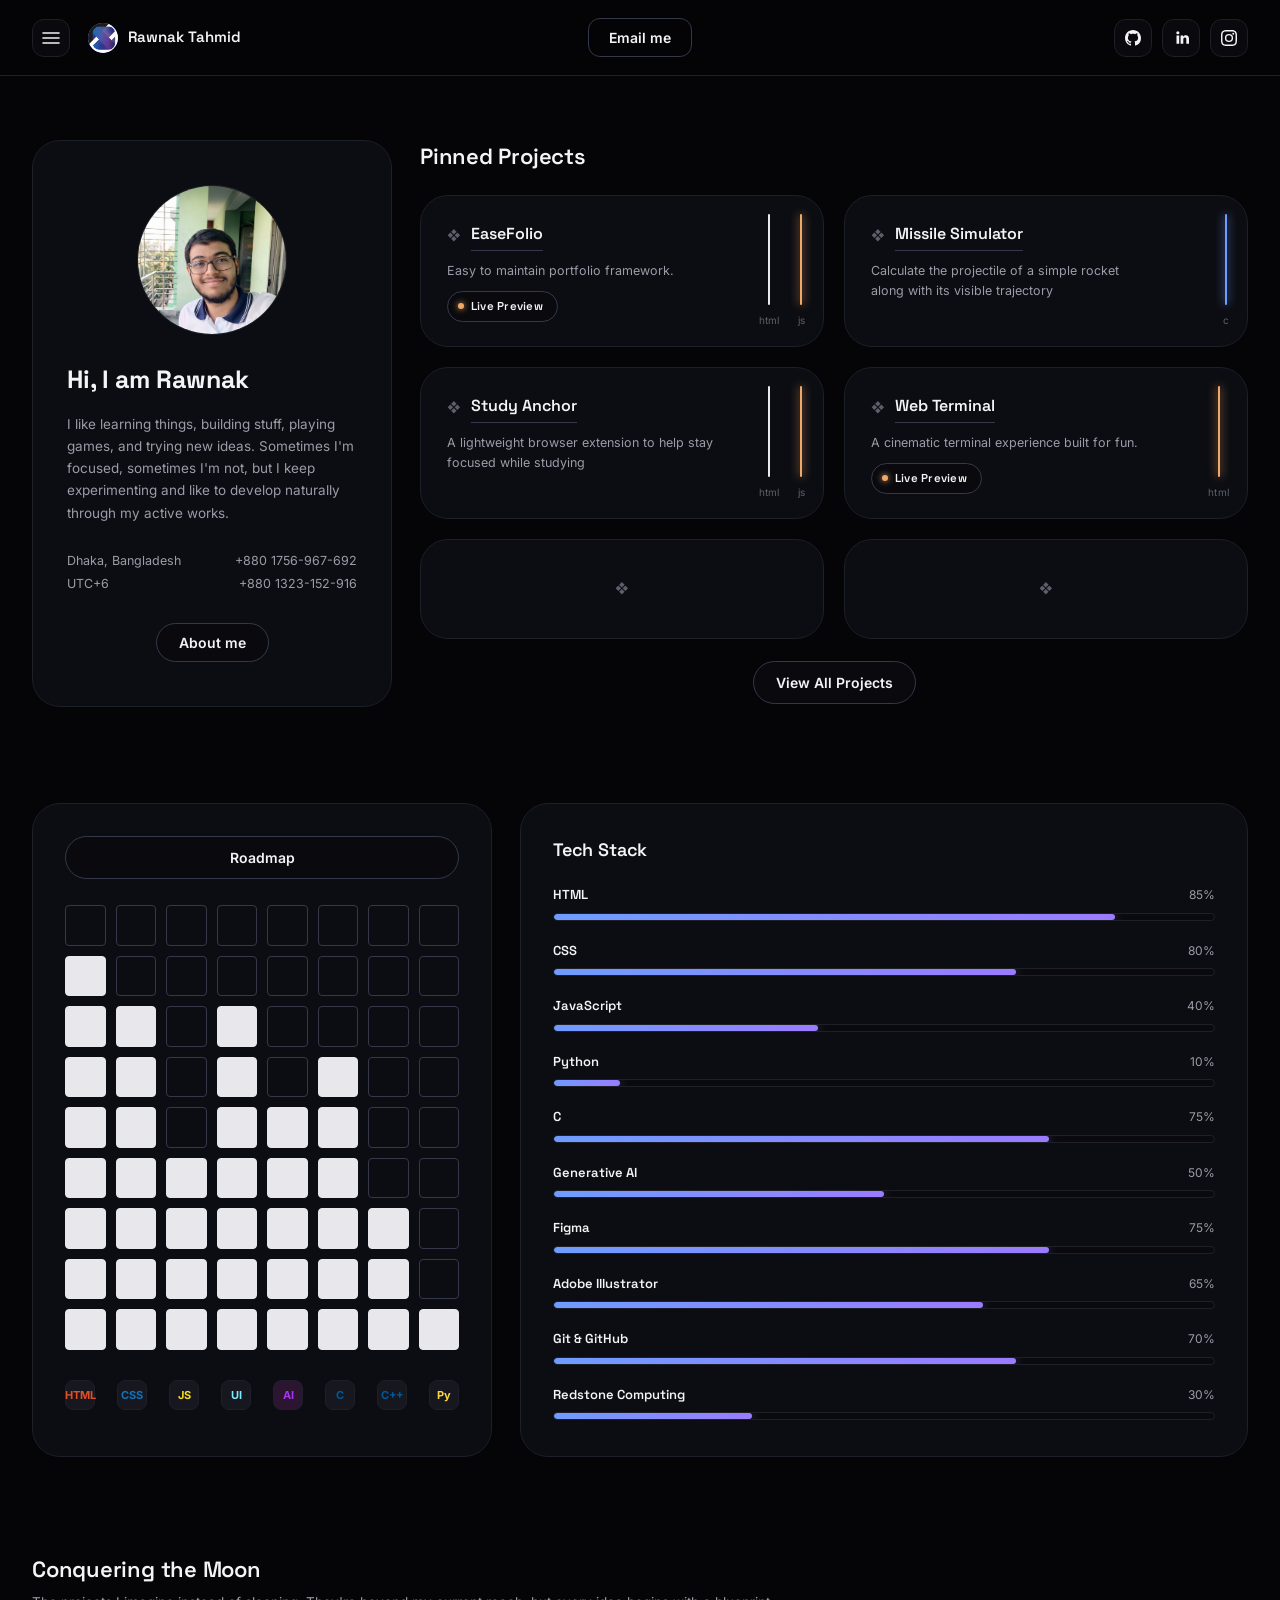
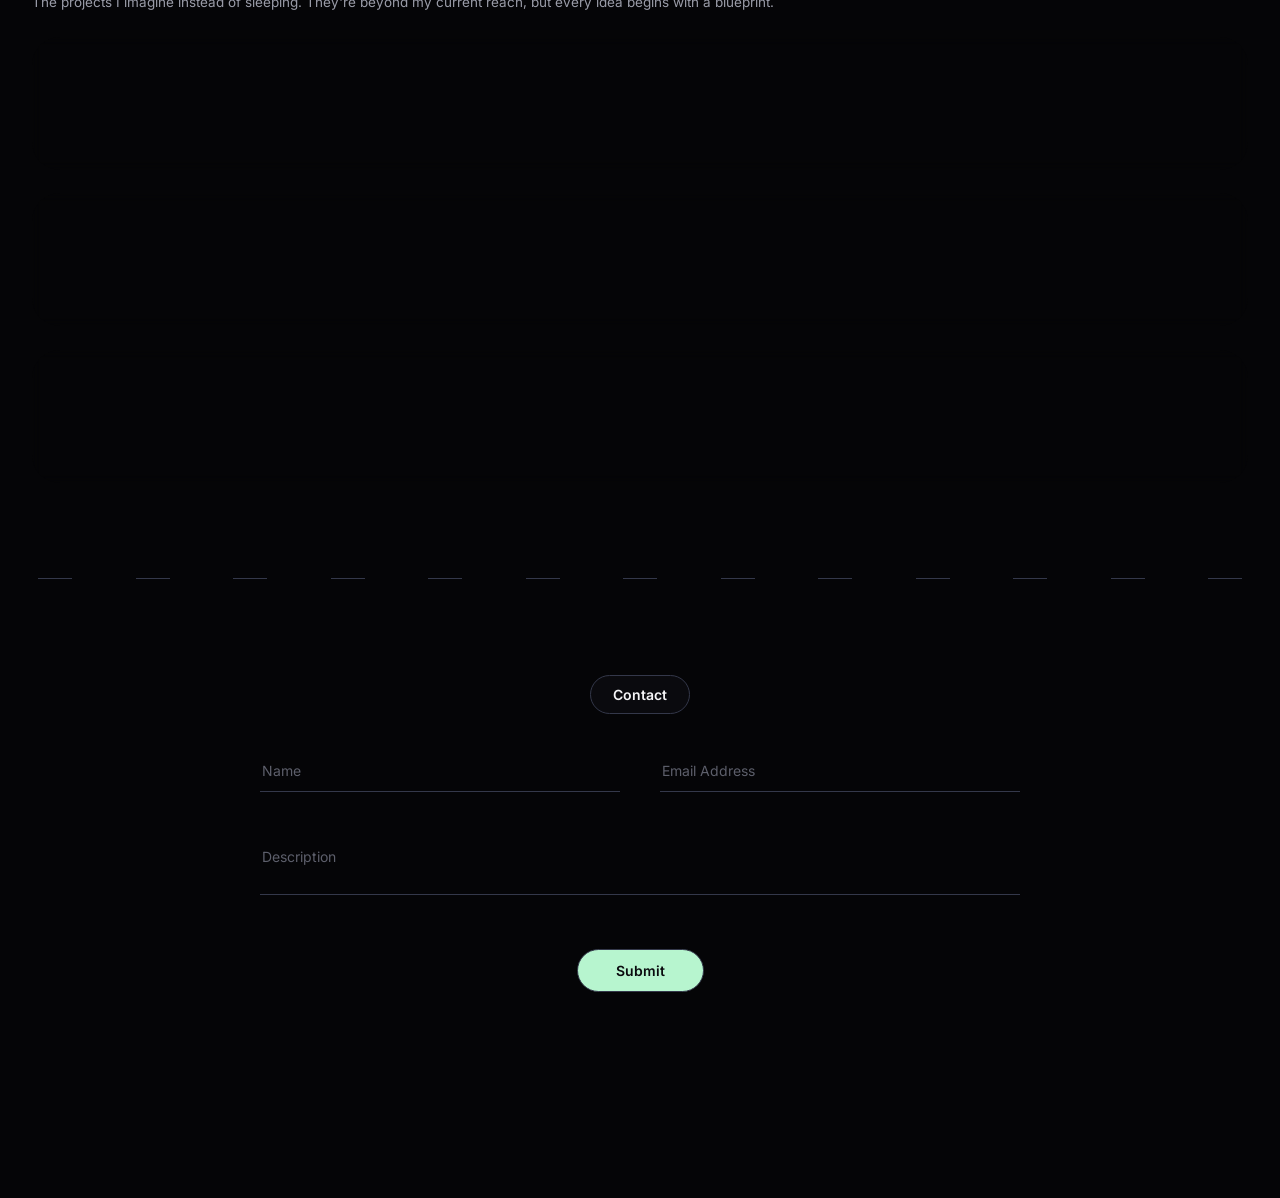
<file: index.html>
<!DOCTYPE html>
<html lang="en">
<head>
<meta charset="UTF-8">
<meta name="viewport" content="width=device-width, initial-scale=1.0">
<title>Rawnak Tahmid — Portfolio</title>
<link rel="icon" type="image" href="assets/icons/logo.png">
<link rel="preconnect" href="https://fonts.googleapis.com">
<link rel="preconnect" href="https://fonts.gstatic.com" crossorigin>
<link href="https://fonts.googleapis.com/css2?family=Space+Grotesk:wght@400;500;600;700&family=Inter:wght@400;500;600;700&display=swap" rel="stylesheet">
<link rel="stylesheet" href="style.css">
</head>
<body>

<!-- ============ NAVBAR ============ -->
<header class="navbar">
  <div class="navbar__left">
    <button class="icon-btn" id="menuToggle" aria-label="Open menu" aria-expanded="false" aria-controls="navDrawerOverlay">
      <svg width="20" height="20" viewBox="0 0 20 20" fill="none"><path d="M2 5H18M2 10H18M2 15H18" stroke="currentColor" stroke-width="1.6" stroke-linecap="round"/></svg>
    </button>
    <div class="brand">
      <div class="brand__logo">
        <img src="assets/images/logo.png" alt="" class="brand__logo-img">
      </div>
      <span class="brand__name">Rawnak Tahmid</span>
    </div>
  </div>

  <button onclick="openGmail()" class="btn btn--outline navbar__email">Email me</button>

  <div class="navbar__socials">
    <a href="https://github.com/rawmid" class="icon-btn" aria-label="GitHub" target="_blank" rel="noopener noreferrer">
      <svg width="16" height="16" viewBox="0 0 16 16" fill="currentColor"><path d="M8 0C3.58 0 0 3.58 0 8c0 3.54 2.29 6.53 5.47 7.59.4.07.55-.17.55-.38 0-.19-.01-.82-.01-1.49-2.01.37-2.53-.49-2.69-.94-.09-.23-.48-.94-.82-1.13-.28-.15-.68-.52-.01-.53.63-.01 1.08.58 1.23.82.72 1.21 1.87.87 2.33.66.07-.52.28-.87.51-1.07-1.78-.2-3.64-.89-3.64-3.95 0-.87.31-1.59.82-2.15-.08-.2-.36-1.02.08-2.12 0 0 .67-.21 2.2.82.64-.18 1.32-.27 2-.27.68 0 1.36.09 2 .27 1.53-1.04 2.2-.82 2.2-.82.44 1.1.16 1.92.08 2.12.51.56.82 1.27.82 2.15 0 3.07-1.87 3.75-3.65 3.95.29.25.54.73.54 1.48 0 1.07-.01 1.93-.01 2.2 0 .21.15.46.55.38A8.01 8.01 0 0 0 16 8c0-4.42-3.58-8-8-8Z"/></svg>
    </a>
    <a href="#" class="icon-btn" aria-label="LinkedIn" target="_blank" rel="noopener noreferrer">
      <svg width="16" height="16" viewBox="0 0 16 16" fill="currentColor"><path d="M3.5 5.5h2.7v8.3H3.5V5.5ZM4.85 4.3a1.57 1.57 0 1 1 0-3.14 1.57 1.57 0 0 1 0 3.14ZM7.6 5.5h2.59v1.14h.04c.36-.68 1.24-1.4 2.55-1.4 2.73 0 3.23 1.8 3.23 4.13v4.43h-2.7V9.83c0-1-.02-2.29-1.4-2.29-1.4 0-1.61 1.09-1.61 2.21v3.95H7.6V5.5Z"/></svg>
    </a>
    <a href="https://www.instagram.com/_rawnak_thmd/?hl=en" class="icon-btn" aria-label="Instagram" target="_blank" rel="noopener noreferrer">
      <svg width="16" height="16" viewBox="0 0 16 16" fill="currentColor"><path d="M8 1.44c2.14 0 2.4.01 3.24.05.78.03 1.2.16 1.48.27.37.14.64.32.92.6.28.28.45.55.6.92.11.28.24.7.27 1.48.04.84.05 1.1.05 3.24s-.01 2.4-.05 3.24c-.03.78-.16 1.2-.27 1.48-.15.37-.32.64-.6.92-.28.28-.55.45-.92.6-.28.11-.7.24-1.48.27-.84.04-1.1.05-3.24.05s-2.4-.01-3.24-.05c-.78-.03-1.2-.16-1.48-.27a2.48 2.48 0 0 1-.92-.6 2.48 2.48 0 0 1-.6-.92c-.11-.28-.24-.7-.27-1.48-.04-.84-.05-1.1-.05-3.24s.01-2.4.05-3.24c.03-.78.16-1.2.27-1.48.15-.37.32-.64.6-.92.28-.28.55-.45.92-.6.28-.11.7-.24 1.48-.27.84-.04 1.1-.05 3.24-.05ZM8 0C5.83 0 5.55.01 4.7.05c-.85.04-1.43.17-1.94.37-.53.21-.98.48-1.42.93-.45.44-.72.89-.93 1.42-.2.51-.33 1.09-.37 1.94C.01 5.55 0 5.83 0 8s.01 2.45.05 3.3c.04.85.17 1.43.37 1.94.21.53.48.98.93 1.42.44.45.89.72 1.42.93.51.2 1.09.33 1.94.37.85.04 1.13.05 3.3.05s2.45-.01 3.3-.05c.85-.04 1.43-.17 1.94-.37.53-.21.98-.48 1.42-.93.45-.44.72-.89.93-1.42.2-.51.33-1.09.37-1.94.04-.85.05-1.13.05-3.3s-.01-2.45-.05-3.3c-.04-.85-.17-1.43-.37-1.94a3.91 3.91 0 0 0-.93-1.42 3.91 3.91 0 0 0-1.42-.93c-.51-.2-1.09-.33-1.94-.37C10.45.01 10.17 0 8 0Zm0 3.89a4.11 4.11 0 1 0 0 8.22 4.11 4.11 0 0 0 0-8.22Zm0 6.78a2.67 2.67 0 1 1 0-5.34 2.67 2.67 0 0 1 0 5.34Zm5.23-6.94a.96.96 0 1 1-1.92 0 .96.96 0 0 1 1.92 0Z"/></svg>
    </a>
  </div>
</header>

<!-- ============ NAV DRAWER ============ -->
<div class="nav-drawer-overlay" id="navDrawerOverlay" aria-hidden="true">
  <nav class="nav-drawer" id="navDrawer" aria-label="Site sections">
    <div class="nav-drawer__head">
      <span class="nav-drawer__title">Menu</span>
      <button class="modal__close nav-drawer__close" id="navDrawerClose" type="button" aria-label="Close menu">
        <svg width="16" height="16" viewBox="0 0 16 16" fill="none"><path d="M3 3L13 13M13 3L3 13" stroke="currentColor" stroke-width="1.6" stroke-linecap="round"/></svg>
      </button>
    </div>
    <ul class="nav-drawer__list">
      <li><a href="#home" class="nav-drawer__link">Home</a></li>
      <li><a href="#projects" class="nav-drawer__link">Pinned Projects</a></li>
      <li><a href="#learning" class="nav-drawer__link">Learnings</a></li>
      <li><a href="#featured" class="nav-drawer__link">Moonshot Lab</a></li>
      <li><a href="#kidchemist" class="nav-drawer__link">Kidchemist</a></li>
      <li><a href="#tomelab" class="nav-drawer__link">TomēLab</a></li>
      <li><a href="#contact" class="nav-drawer__link">Contact</a></li>
    </ul>
  </nav>
</div>

<!-- ============ MAIN ============ -->
<main>

  <section class="hero" id="home">
    <!-- ---- Profile card ---- -->
    <div class="card profile-card fade-in">
      <div class="profile-card__avatar">
        <img src="assets/images/profile.png" alt="Rawnak Tahmid" class="profile-card__avatar-img">
      </div>
      <h1 class="profile-card__name">Hi, I am Rawnak</h1>
      <p class="profile-card__bio">
        I like learning things, building stuff, playing games, and trying new ideas.
        Sometimes I'm focused, sometimes I'm not, but I keep experimenting and like
        to develop naturally through my active works.
      </p>
      <div class="profile-card__meta">
        <div class="profile-card__meta-col">
          <span>Dhaka, Bangladesh</span>
          <span>UTC+6</span>
        </div>
        <div class="profile-card__meta-col profile-card__meta-col--right">
          <p><span>+880 1756-967-692</span></p>
          <p><span>+880 1323-152-916</span></p>
        </div>
      </div>
      <button class="btn btn--pill profile-card__cta" id="aboutMeBtn" type="button">About me</button>
    </div>

    <!-- ---- Pinned projects ---- -->
    <div class="pinned fade-in" id="projects">
      <h2 class="section-label">Pinned Projects</h2>
      <div class="pinned__grid">

        <article class="card project-card" data-project-id="easefolio" tabindex="0" role="link" aria-label="Open Backdot project details">
          <span class="project-card__go" aria-hidden="true">
            <svg width="13" height="13" viewBox="0 0 14 14" fill="none"><path d="M3 11L11 3M11 3H4.5M11 3V9.5" stroke="currentColor" stroke-width="1.6" stroke-linecap="round" stroke-linejoin="round"/></svg>
          </span>
          <div class="project-card__head">
            <span class="project-card__icon">&#10070;</span>
            <h3><span class="project-link">EaseFolio</span></h3>
          </div>
          <p>Easy to maintain portfolio framework.</p>
          <a href="https://rawmid.github.io/easefolio/" target="_blank" rel="noopener noreferrer" class="live-preview-link" data-no-card-nav>
            <span class="live-preview-link__dot"></span>
            Live Preview
          </a>
          <div class="project-card__stacks">
            <div class="project-card__stack-item">
              <span class="project-card__accent project-card__accent--white"></span>
              <span class="project-card__tag">html</span>
            </div>
            <div class="project-card__stack-item">
              <span class="project-card__accent project-card__accent--orange"></span>
              <span class="project-card__tag">js</span>
            </div>
          </div>
        </article>

        <article class="card project-card" data-project-id="missile-simulator" tabindex="0" role="link" aria-label="Open Missile Simulator project details">
          <span class="project-card__go" aria-hidden="true">
            <svg width="13" height="13" viewBox="0 0 14 14" fill="none"><path d="M3 11L11 3M11 3H4.5M11 3V9.5" stroke="currentColor" stroke-width="1.6" stroke-linecap="round" stroke-linejoin="round"/></svg>
          </span>
          <div class="project-card__head">
            <span class="project-card__icon">&#10070;</span>
            <h3><span class="project-link">Missile Simulator</span></h3>
          </div>
          <p>Calculate the projectile of a simple rocket along with its visible trajectory</p>
          <div class="project-card__stacks">
            <div class="project-card__stack-item">
              <span class="project-card__accent project-card__accent--blue"></span>
              <span class="project-card__tag">c</span>
            </div>
          </div>
        </article>

        <article class="card project-card" data-project-id="study-anchor" tabindex="0" role="link" aria-label="Open Study Anchor project details">
          <span class="project-card__go" aria-hidden="true">
            <svg width="13" height="13" viewBox="0 0 14 14" fill="none"><path d="M3 11L11 3M11 3H4.5M11 3V9.5" stroke="currentColor" stroke-width="1.6" stroke-linecap="round" stroke-linejoin="round"/></svg>
          </span>
          <div class="project-card__head">
            <span class="project-card__icon">&#10070;</span>
            <h3><span class="project-link">Study Anchor</span></h3>
          </div>
          <p>A lightweight browser extension to help stay focused while studying</p>
          <div class="project-card__stacks">
            <div class="project-card__stack-item">
              <span class="project-card__accent project-card__accent--white"></span>
              <span class="project-card__tag">html</span>
            </div>
            <div class="project-card__stack-item">
              <span class="project-card__accent project-card__accent--orange"></span>
              <span class="project-card__tag">js</span>
            </div>
          </div>
        </article>

        <article class="card project-card" data-project-id="web-terminal" tabindex="0" role="link" aria-label="Open Web Terminal project details">
          <span class="project-card__go" aria-hidden="true">
            <svg width="13" height="13" viewBox="0 0 14 14" fill="none"><path d="M3 11L11 3M11 3H4.5M11 3V9.5" stroke="currentColor" stroke-width="1.6" stroke-linecap="round" stroke-linejoin="round"/></svg>
          </span>
          <div class="project-card__head">
            <span class="project-card__icon">&#10070;</span>
            <h3><span class="project-link">Web Terminal</span></h3>
          </div>
          <p>A cinematic terminal experience built for fun.</p>
          <a href="https://rawmid.github.io/Web_Terminal/" target="_blank" rel="noopener noreferrer" class="live-preview-link" data-no-card-nav>
            <span class="live-preview-link__dot"></span>
            Live Preview
          </a>
          <div class="project-card__stacks">
            <div class="project-card__stack-item">
              <span class="project-card__accent project-card__accent--orange"></span>
              <span class="project-card__tag">html</span>
            </div>
          </div>
        </article>

        <article class="card project-card project-card--empty" aria-hidden="true">
          <span class="project-card__icon">&#10070;</span>
        </article>

        <article class="card project-card project-card--empty" aria-hidden="true">
          <span class="project-card__icon">&#10070;</span>
        </article>

      </div>

      <!-- ---- CTA below Pinned Projects ---- -->
      <a href="all-projects.html" class="btn btn--pill pinned__more">
        View All Projects
      </a>
    </div>
  </section>

  <section class="learning-section" id="learning">

    <!-- ---- Learnings progress panel ---- -->
    <div class="card learning-card fade-in">
      <div class="btn btn--pill learning-card__title" id="learningBtn">Roadmap</div>
      <div class="learning-card__grid" id="learningGrid"></div>
      <div class="learning-card__icons">
        <span class="tech-icon" style="color:#e34f26">HTML</span>
        <span class="tech-icon" style="color:#1572b6">CSS</span>
        <span class="tech-icon" style="color:#f7df1e">JS</span>
        <span class="tech-icon" style="color:#7bedff">UI</span>
        <span class="tech-icon" style="color:#a435f0;background:#2b1530">AI</span>
        <span class="tech-icon" style="color:#00599c">C</span>
        <span class="tech-icon" style="color:#00599c">C++</span>
        <span class="tech-icon" style="color:#ffd43b">Py</span>
      </div>
    </div>

    <!-- ---- Skill progress — always visible, no modal/second page.
         Each .skill is self-contained: change data-percent (and the
         matching skill-value text) to update a bar. The fill width is
         driven by data-percent in script.js so the two never drift. -->
    <div class="card learning-progress fade-in" id="learningProgress">
      <h2 class="learning-progress__title">Tech Stack</h2>
      <div class="skills" id="skillsList">
        <div class="skill" data-percent="85">
          <div class="skill__head">
            <span class="skill-name">HTML</span>
            <span class="skill-value">85%</span>
          </div>
          <div class="progress-bar"><div class="progress-fill"></div></div>
        </div>
        <div class="skill" data-percent="70">
          <div class="skill__head">
            <span class="skill-name">CSS</span>
            <span class="skill-value">80%</span>
          </div>
          <div class="progress-bar"><div class="progress-fill"></div></div>
        </div>
        <div class="skill" data-percent="40">
          <div class="skill__head">
            <span class="skill-name">JavaScript</span>
            <span class="skill-value">40%</span>
          </div>
          <div class="progress-bar"><div class="progress-fill"></div></div>
        </div>
        <div class="skill" data-percent="10">
          <div class="skill__head">
            <span class="skill-name">Python</span>
            <span class="skill-value">10%</span>
          </div>
          <div class="progress-bar"><div class="progress-fill"></div></div>
        </div>
        <div class="skill" data-percent="75">
          <div class="skill__head">
            <span class="skill-name">C</span>
            <span class="skill-value">75%</span>
          </div>
          <div class="progress-bar"><div class="progress-fill"></div></div>
        </div>
        <div class="skill" data-percent="50">
          <div class="skill__head">
            <span class="skill-name">Generative AI</span>
            <span class="skill-value">50%</span>
          </div>
          <div class="progress-bar"><div class="progress-fill"></div></div>
        </div>
        <div class="skill" data-percent="75">
          <div class="skill__head">
            <span class="skill-name">Figma</span>
            <span class="skill-value">75%</span>
          </div>
          <div class="progress-bar"><div class="progress-fill"></div></div>
        </div>
        <div class="skill" data-percent="65">
          <div class="skill__head">
            <span class="skill-name">Adobe Illustrator</span>
            <span class="skill-value">65%</span>
          </div>
          <div class="progress-bar"><div class="progress-fill"></div></div>
        </div>
        <div class="skill" data-percent="70">
          <div class="skill__head">
            <span class="skill-name">Git & GitHub</span>
            <span class="skill-value">70%</span>
          </div>
          <div class="progress-bar"><div class="progress-fill"></div></div>
        </div>
        <div class="skill" data-percent="30">
          <div class="skill__head">
            <span class="skill-name">Redstone Computing</span>
            <span class="skill-value">30%</span>
          </div>
          <div class="progress-bar"><div class="progress-fill"></div></div>
        </div>
      </div>
    </div>
  </section>

  <!-- ============ MOONSHOT LAB ============
       Dream projects — the ones too big and too ambitious to be
       commercializing right now. Built purely because the ideas won't
       leave me alone. One section, entries in order: Kidchemist,
       TomēLab, then a blank Additional Template Project.

       Every entry is a ".promo" block that links out to its own
       dedicated documentation page (docs.html?id=<key>), rendered from
       the matching record in docs-data.js. To showcase a future
       project: duplicate the "Additional Template Project" block below,
       give it a new id, swap in the real name/description, add a
       matching entry to docs-data.js, and point its CTA at
       docs.html?id=<that-new-key> — the layout stays identical. -->
  <section class="featured-projects" id="featured">

    <div class="featured-projects__head fade-in">
      <h2 class="section-label">Conquering the Moon</h2>
      <p class="featured-projects__subtitle">The projects I imagine instead of sleeping. They're beyond my current reach, but every idea begins with a blueprint.</p>
    </div>

        <!-- ---- Promo: Cosmos ---->
  
    <div class="promo fade-in" id="cosmos">
      <div class="promo__name">
        Cosmos
      </div>
      <div class="promo__divider"></div>
      <p class="promo__desc">Features Emmy, an animated, living desktop companion with intelligence, humor, real-time reactions, and dynamic interactions that make your desktop feel truly alive.</p>
      <a href="docs.html?id=cosmos" class="btn btn--solid promo__cta">Explore Vision</a>
    </div>

    <!-- ---- Promo: Kidchemist ---- -->
    <div class="promo fade-in" id="kidchemist">
      <div class="promo__name">
        Kidchemist
      </div>
      <div class="promo__divider"></div>
      <p class="promo__desc">My dream project bringing chemistry to life for young minds — playful, safe, and made to spark curiosity.</p>
      <a href="docs.html?id=kidchemist" class="btn btn--solid promo__cta">Explore Vision</a>
    </div>

    <!-- ---- Promo: TomēLab ---- -->
    <div class="promo fade-in" id="tomelab">
      <div class="promo__name">
        TomēLab
      </div>
      <div class="promo__divider"></div>
      <p class="promo__desc">My Dream project featuring a Realistic surgical simulation platform focused on precision, anatomy, and training.</p>
      <a href="docs.html?id=tomelab" class="btn btn--solid promo__cta">Explore Vision</a>
    </div>

  </section>

  <!-- ---- Decorative divider ---- -->
  <div class="dashed-divider" aria-hidden="true">
    <span></span><span></span><span></span><span></span><span></span>
    <span></span><span></span><span></span><span></span><span></span>
    <span></span><span></span><span></span>
  </div>

  <!-- ---- Contact ---- -->
  <section class="contact fade-in" id="contact">
    <div class="contact__heading">
      <button class="btn btn--pill contact__title" id="contactBtn" type="button">Contact</button>
    </div>

    <form class="contact__form" id="contactForm" novalidate action="https://api.web3forms.com/submit" method="POST">
      <input type="hidden" name="access_key" value="816028e9-4cf0-48e3-aa01-63901a8ea486">
      <div class="contact__row">
        <div class="field">
          <input type="text" id="name" name="name" placeholder="Name" autocomplete="name" required>
          <span class="field__error" id="nameError"></span>
        </div>
        <div class="field">
          <input type="email" id="email" name="email" placeholder="Email Address" autocomplete="email" required>
          <span class="field__error" id="emailError"></span>
        </div>
      </div>
      <div class="field">
        <textarea id="description" name="description" placeholder="Description" rows="2" required></textarea>
        <span class="field__error" id="descriptionError"></span>
      </div>
      <input type="hidden" name="redirect" value="https://web3forms.com/success">
      <button type="submit" class="btn btn--pill contact__submit">Submit</button>
      <p class="contact__success" id="formSuccess">Thanks — your message has been noted.</p>
    </form>
  </section>

</main>

<!-- ============ ABOUT ME MODAL ============ -->
<div class="modal-overlay" id="aboutModal" aria-hidden="true">
  <div class="modal" role="dialog" aria-modal="true" aria-labelledby="aboutModalTitle">
    <button class="modal__close" id="aboutModalClose" type="button" aria-label="Close about me">
      <svg width="16" height="16" viewBox="0 0 16 16" fill="none"><path d="M3 3L13 13M13 3L3 13" stroke="currentColor" stroke-width="1.6" stroke-linecap="round"/></svg>
    </button>
    <div class="modal__content">
      <h2 id="aboutModalTitle" class="modal__title">About me</h2>

      <!-- Edit this content freely — it's plain text, no markup gymnastics required -->
      <div class="modal__body">
        <p>
          Hi, I'm Rawnak, a developer based in Dhaka, Bangladesh who likes learning things,
          building stuff, playing games, and trying new ideas. Sometimes I'm deep in experimenting with deep night ideas, 
          sometimes I become lost between the infinite loop of distractions, but at the end I always come back to actually 
          shipping something for my own satisfaction.          
        </p>
        <p>
          My Current Focus: <br>
          - Algorithmic Foundations & Pseudocode Design<br>
          - Network Architecture & Modern Web Development<br>
          - Multilingual Programming (C, Python, JavaScript)<br>
          - UI/UX Design (Figma)<br>
          - Cross-Platform Frameworks (Electron) & Low-Level Toolchains (GCC)<br>
          - Practical Application Design & Implementation<br>
        </p>
        <p>
          Right now, I am focused on staying up to date with the ever-changing world of technology
          and learning something new every day. Most of my projects are inspired by my current studies 
          and experiments, allowing me to turn ideas into real-world applications. My long-term goal is
          to continuously improve every project I create, refining both its functionality and design until
          it reaches its full potential.
        </p>
      </div>
    </div>
  </div>
</div>

<script src="projects-data.js"></script>
<script src="script.js"></script>
</body>
</html>
</file>
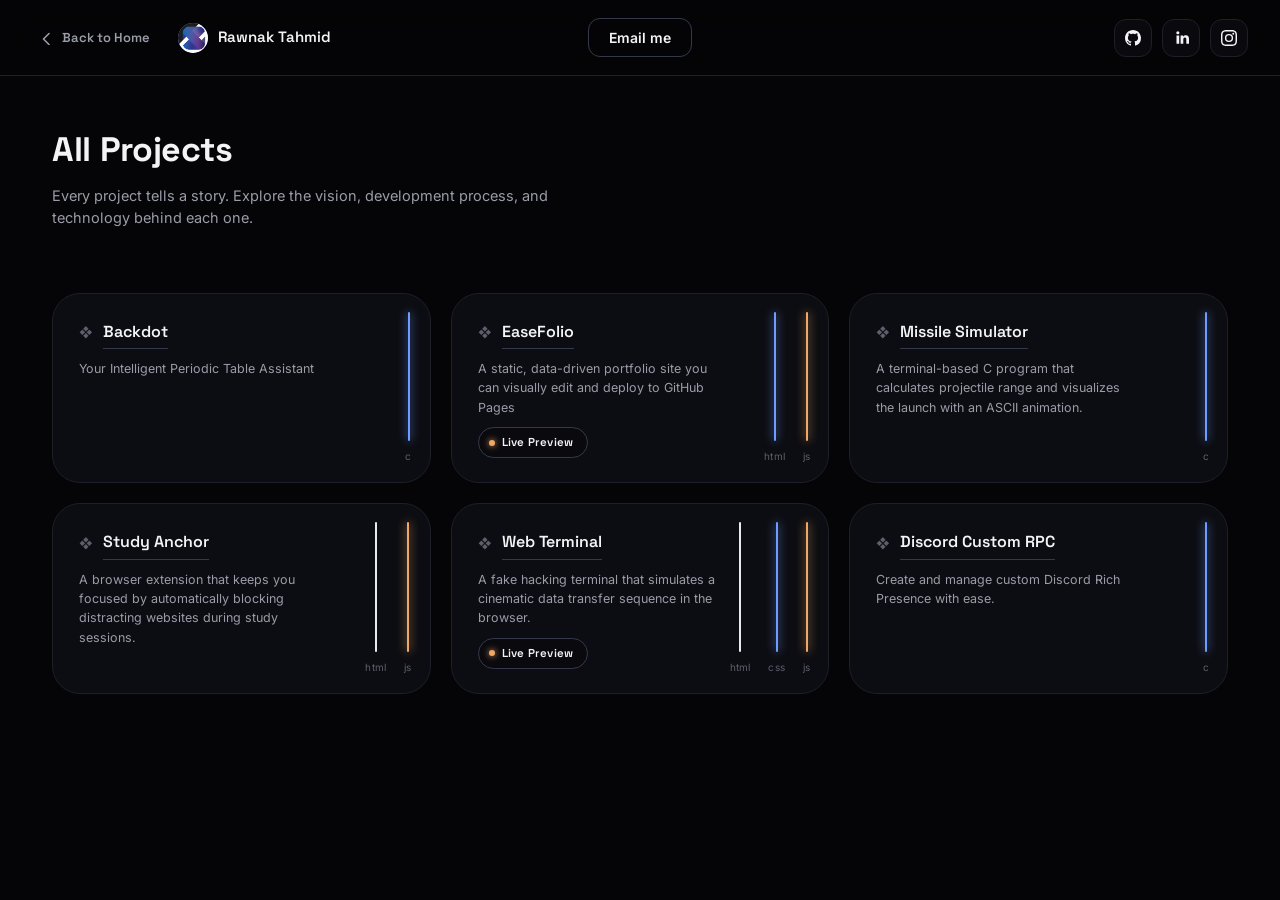
<file: all-projects.html>
<!DOCTYPE html>
<html lang="en">
<head>
<meta charset="UTF-8">
<meta name="viewport" content="width=device-width, initial-scale=1.0">
<title>All Projects — Rawnak Tahmid</title>
<link rel="icon" type="image" href="assets/icons/logo.png">
<link rel="preconnect" href="https://fonts.googleapis.com">
<link rel="preconnect" href="https://fonts.gstatic.com" crossorigin>
<link href="https://fonts.googleapis.com/css2?family=Space+Grotesk:wght@400;500;600;700&family=Inter:wght@400;500;600;700&display=swap" rel="stylesheet">
<link rel="stylesheet" href="style.css">
<link rel="stylesheet" href="project.css">
<link rel="stylesheet" href="all-projects.css">
</head>
<body>

<!-- ============ NAVBAR ============ -->
<header class="navbar">
  <div class="navbar__left">
    <a href="index.html#projects" class="back-link">
      <svg width="14" height="14" viewBox="0 0 14 14" fill="none"><path d="M9 2.5L3.5 8L9 13.5" stroke="currentColor" stroke-width="1.6" stroke-linecap="round" stroke-linejoin="round"/></svg>
      Back to Home
    </a>
    <div class="brand">
      <div class="brand__logo">
        <img src="assets/images/logo.png" alt="" class="brand__logo-img">
      </div>
      <span class="brand__name">Rawnak Tahmid</span>
    </div>
  </div>

  <button onclick="openGmail()" class="btn btn--outline navbar__email">Email me</button>

  <div class="navbar__socials">
    <a href="https://github.com/rawmid" class="icon-btn" aria-label="GitHub" target="_blank" rel="noopener noreferrer">
      <svg width="16" height="16" viewBox="0 0 16 16" fill="currentColor"><path d="M8 0C3.58 0 0 3.58 0 8c0 3.54 2.29 6.53 5.47 7.59.4.07.55-.17.55-.38 0-.19-.01-.82-.01-1.49-2.01.37-2.53-.49-2.69-.94-.09-.23-.48-.94-.82-1.13-.28-.15-.68-.52-.01-.53.63-.01 1.08.58 1.23.82.72 1.21 1.87.87 2.33.66.07-.52.28-.87.51-1.07-1.78-.2-3.64-.89-3.64-3.95 0-.87.31-1.59.82-2.15-.08-.2-.36-1.02.08-2.12 0 0 .67-.21 2.2.82.64-.18 1.32-.27 2-.27.68 0 1.36.09 2 .27 1.53-1.04 2.2-.82 2.2-.82.44 1.1.16 1.92.08 2.12.51.56.82 1.27.82 2.15 0 3.07-1.87 3.75-3.65 3.95.29.25.54.73.54 1.48 0 1.07-.01 1.93-.01 2.2 0 .21.15.46.55.38A8.01 8.01 0 0 0 16 8c0-4.42-3.58-8-8-8Z"/></svg>
    </a>
    <a href="#" class="icon-btn" aria-label="LinkedIn" target="_blank" rel="noopener noreferrer">
      <svg width="16" height="16" viewBox="0 0 16 16" fill="currentColor"><path d="M3.5 5.5h2.7v8.3H3.5V5.5ZM4.85 4.3a1.57 1.57 0 1 1 0-3.14 1.57 1.57 0 0 1 0 3.14ZM7.6 5.5h2.59v1.14h.04c.36-.68 1.24-1.4 2.55-1.4 2.73 0 3.23 1.8 3.23 4.13v4.43h-2.7V9.83c0-1-.02-2.29-1.4-2.29-1.4 0-1.61 1.09-1.61 2.21v3.95H7.6V5.5Z"/></svg>
    </a>
    <a href="https://www.instagram.com/_rawnak_thmd/?hl=en" class="icon-btn" aria-label="Instagram" target="_blank" rel="noopener noreferrer">
      <svg width="16" height="16" viewBox="0 0 16 16" fill="currentColor"><path d="M8 1.44c2.14 0 2.4.01 3.24.05.78.03 1.2.16 1.48.27.37.14.64.32.92.6.28.28.45.55.6.92.11.28.24.7.27 1.48.04.84.05 1.1.05 3.24s-.01 2.4-.05 3.24c-.03.78-.16 1.2-.27 1.48-.15.37-.32.64-.6.92-.28.28-.55.45-.92.6-.28.11-.7.24-1.48.27-.84.04-1.1.05-3.24.05s-2.4-.01-3.24-.05c-.78-.03-1.2-.16-1.48-.27a2.48 2.48 0 0 1-.92-.6 2.48 2.48 0 0 1-.6-.92c-.11-.28-.24-.7-.27-1.48-.04-.84-.05-1.1-.05-3.24s.01-2.4.05-3.24c.03-.78.16-1.2.27-1.48.15-.37.32-.64.6-.92.28-.28.55-.45.92-.6.28-.11.7-.24 1.48-.27.84-.04 1.1-.05 3.24-.05ZM8 0C5.83 0 5.55.01 4.7.05c-.85.04-1.43.17-1.94.37-.53.21-.98.48-1.42.93-.45.44-.72.89-.93 1.42-.2.51-.33 1.09-.37 1.94C.01 5.55 0 5.83 0 8s.01 2.45.05 3.3c.04.85.17 1.43.37 1.94.21.53.48.98.93 1.42.44.45.89.72 1.42.93.51.2 1.09.33 1.94.37.85.04 1.13.05 3.3.05s2.45-.01 3.3-.05c.85-.04 1.43-.17 1.94-.37.53-.21.98-.48 1.42-.93.45-.44.72-.89.93-1.42.2-.51.33-1.09.37-1.94.04-.85.05-1.13.05-3.3s-.01-2.45-.05-3.3c-.04-.85-.17-1.43-.37-1.94a3.91 3.91 0 0 0-.93-1.42 3.91 3.91 0 0 0-1.42-.93c-.51-.2-1.09-.33-1.94-.37C10.45.01 10.17 0 8 0Zm0 3.89a4.11 4.11 0 1 0 0 8.22 4.11 4.11 0 0 0 0-8.22Zm0 6.78a2.67 2.67 0 1 1 0-5.34 2.67 2.67 0 0 1 0 5.34Zm5.23-6.94a.96.96 0 1 1-1.92 0 .96.96 0 0 1 1.92 0Z"/></svg>
    </a>
  </div>
</header>

<!-- ============ MAIN ============ -->
<main class="project-main">

  <section class="all-projects-hero fade-in">
    <h1 class="all-projects-hero__title">All Projects</h1>
    <p class="all-projects-hero__sub">Every project tells a story. Explore the vision, development process, and technology behind each one.</p>
  </section>

  <!-- ---- Project grid ----
       Populated entirely from PROJECTS in projects-data.js by
       all-projects.js. To add a future project to this page, just add
       a new object to PROJECTS — no HTML edits needed here. -->
  <section class="all-projects-grid fade-in" id="allProjectsGrid" aria-live="polite"></section>

</main>

<script src="projects-data.js"></script>
<script src="script.js"></script>
<script src="all-projects.js"></script>
</body>
</html>
</file>
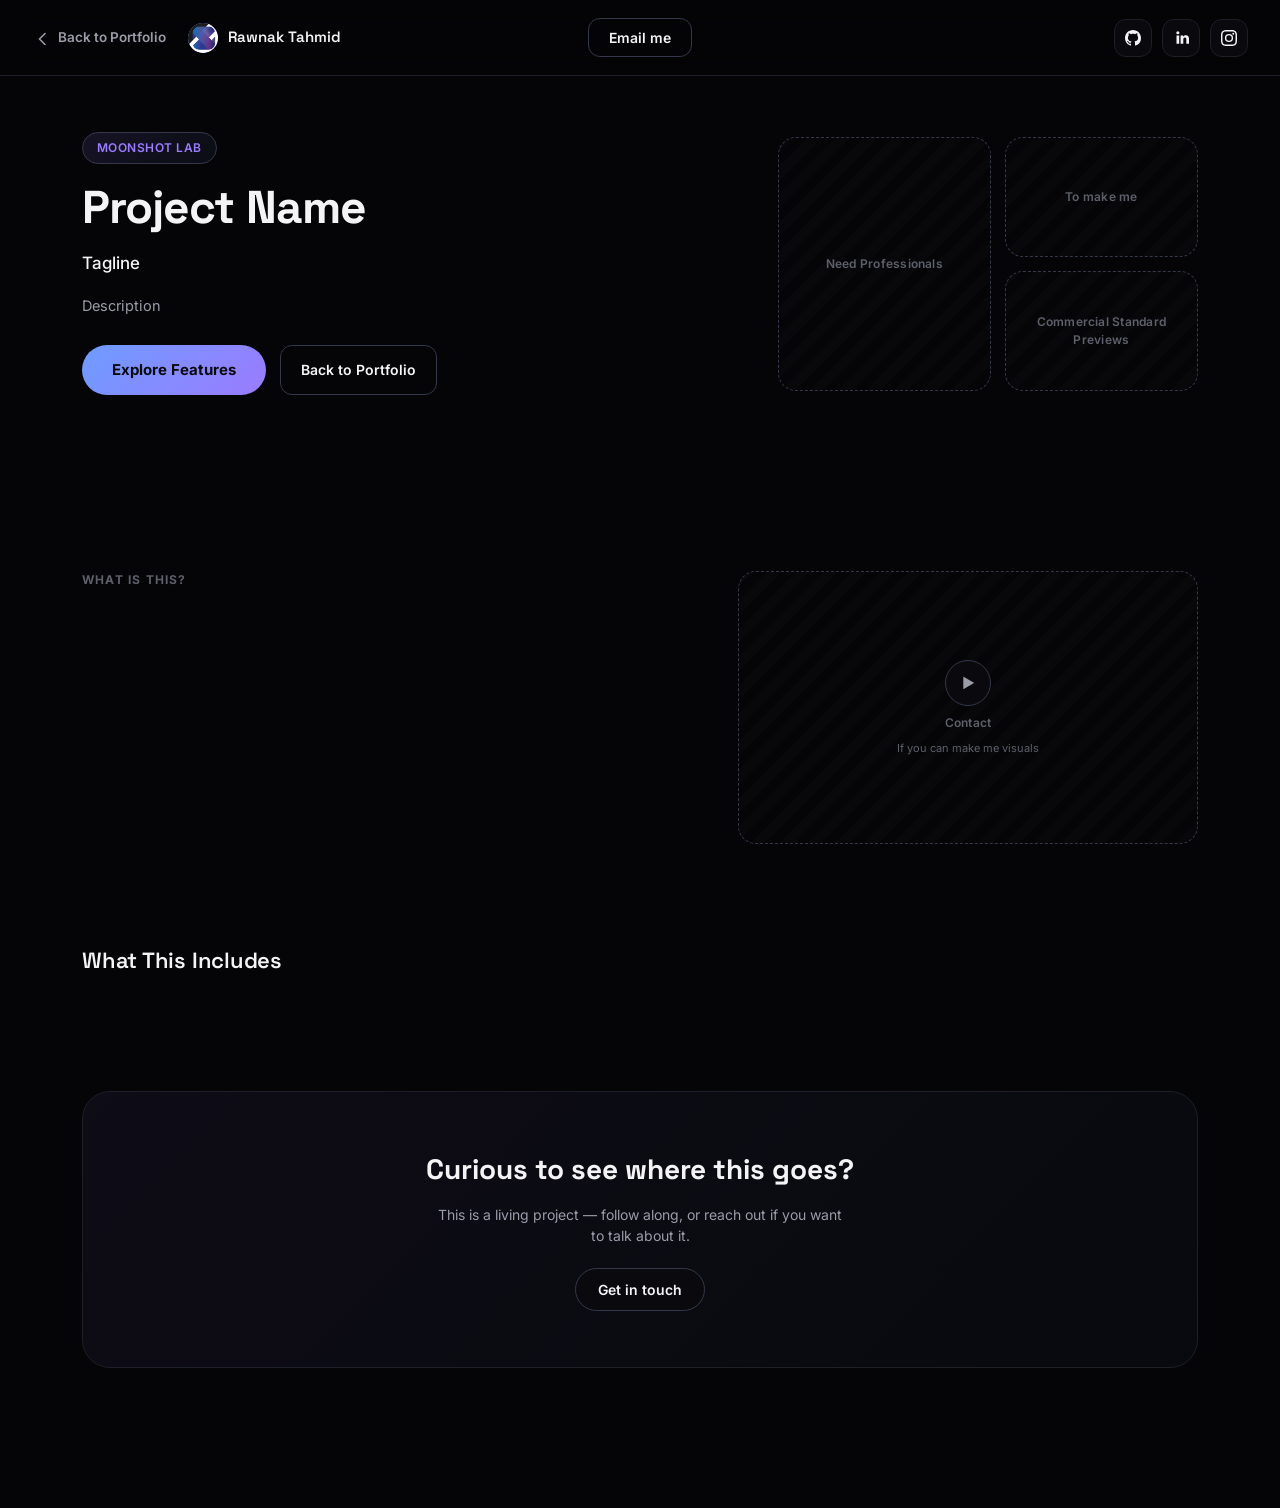
<file: docs.html>
<!DOCTYPE html>
<html lang="en">
<head>
<meta charset="UTF-8">
<meta name="viewport" content="width=device-width, initial-scale=1.0">
<title>Documentation — Rawnak Tahmid</title>
<link rel="icon" type="image" href="assets/icons/logo.png">
<link rel="preconnect" href="https://fonts.googleapis.com">
<link rel="preconnect" href="https://fonts.gstatic.com" crossorigin>
<link href="https://fonts.googleapis.com/css2?family=Space+Grotesk:wght@400;500;600;700&family=Inter:wght@400;500;600;700&display=swap" rel="stylesheet">
<link rel="stylesheet" href="style.css">
<link rel="stylesheet" href="docs.css">
</head>
<body>

<!-- ============ NAVBAR ============ -->
<header class="navbar">
  <div class="navbar__left">
    <a href="index.html#featured" class="back-link">
      <svg width="14" height="14" viewBox="0 0 14 14" fill="none"><path d="M9 2.5L3.5 8L9 13.5" stroke="currentColor" stroke-width="1.6" stroke-linecap="round" stroke-linejoin="round"/></svg>
      Back to Portfolio
    </a>
    <div class="brand">
      <div class="brand__logo">
        <img src="assets/images/logo.png" alt="" class="brand__logo-img">
      </div>
      <span class="brand__name">Rawnak Tahmid</span>
    </div>
  </div>

  <button onclick="openGmail()" class="btn btn--outline navbar__email">Email me</button>

  <div class="navbar__socials">
    <a href="https://github.com/rawmid" class="icon-btn" aria-label="GitHub" target="_blank" rel="noopener noreferrer">
      <svg width="16" height="16" viewBox="0 0 16 16" fill="currentColor"><path d="M8 0C3.58 0 0 3.58 0 8c0 3.54 2.29 6.53 5.47 7.59.4.07.55-.17.55-.38 0-.19-.01-.82-.01-1.49-2.01.37-2.53-.49-2.69-.94-.09-.23-.48-.94-.82-1.13-.28-.15-.68-.52-.01-.53.63-.01 1.08.58 1.23.82.72 1.21 1.87.87 2.33.66.07-.52.28-.87.51-1.07-1.78-.2-3.64-.89-3.64-3.95 0-.87.31-1.59.82-2.15-.08-.2-.36-1.02.08-2.12 0 0 .67-.21 2.2.82.64-.18 1.32-.27 2-.27.68 0 1.36.09 2 .27 1.53-1.04 2.2-.82 2.2-.82.44 1.1.16 1.92.08 2.12.51.56.82 1.27.82 2.15 0 3.07-1.87 3.75-3.65 3.95.29.25.54.73.54 1.48 0 1.07-.01 1.93-.01 2.2 0 .21.15.46.55.38A8.01 8.01 0 0 0 16 8c0-4.42-3.58-8-8-8Z"/></svg>
    </a>
    <a href="#" class="icon-btn" aria-label="LinkedIn" target="_blank" rel="noopener noreferrer">
      <svg width="16" height="16" viewBox="0 0 16 16" fill="currentColor"><path d="M3.5 5.5h2.7v8.3H3.5V5.5ZM4.85 4.3a1.57 1.57 0 1 1 0-3.14 1.57 1.57 0 0 1 0 3.14ZM7.6 5.5h2.59v1.14h.04c.36-.68 1.24-1.4 2.55-1.4 2.73 0 3.23 1.8 3.23 4.13v4.43h-2.7V9.83c0-1-.02-2.29-1.4-2.29-1.4 0-1.61 1.09-1.61 2.21v3.95H7.6V5.5Z"/></svg>
    </a>
    <a href="https://www.instagram.com/_rawnak_thmd/?hl=en" class="icon-btn" aria-label="Instagram" target="_blank" rel="noopener noreferrer">
      <svg width="16" height="16" viewBox="0 0 16 16" fill="currentColor"><path d="M8 1.44c2.14 0 2.4.01 3.24.05.78.03 1.2.16 1.48.27.37.14.64.32.92.6.28.28.45.55.6.92.11.28.24.7.27 1.48.04.84.05 1.1.05 3.24s-.01 2.4-.05 3.24c-.03.78-.16 1.2-.27 1.48-.15.37-.32.64-.6.92-.28.28-.55.45-.92.6-.28.11-.7.24-1.48.27-.84.04-1.1.05-3.24.05s-2.4-.01-3.24-.05c-.78-.03-1.2-.16-1.48-.27a2.48 2.48 0 0 1-.92-.6 2.48 2.48 0 0 1-.6-.92c-.11-.28-.24-.7-.27-1.48-.04-.84-.05-1.1-.05-3.24s.01-2.4.05-3.24c.03-.78.16-1.2.27-1.48.15-.37.32-.64.6-.92.28-.28.55-.45.92-.6.28-.11.7-.24 1.48-.27.84-.04 1.1-.05 3.24-.05ZM8 0C5.83 0 5.55.01 4.7.05c-.85.04-1.43.17-1.94.37-.53.21-.98.48-1.42.93-.45.44-.72.89-.93 1.42-.2.51-.33 1.09-.37 1.94C.01 5.55 0 5.83 0 8s.01 2.45.05 3.3c.04.85.17 1.43.37 1.94.21.53.48.98.93 1.42.44.45.89.72 1.42.93.51.2 1.09.33 1.94.37.85.04 1.13.05 3.3.05s2.45-.01 3.3-.05c.85-.04 1.43-.17 1.94-.37.53-.21.98-.48 1.42-.93.45-.44.72-.89.93-1.42.2-.51.33-1.09.37-1.94.04-.85.05-1.13.05-3.3s-.01-2.45-.05-3.3c-.04-.85-.17-1.43-.37-1.94a3.91 3.91 0 0 0-.93-1.42 3.91 3.91 0 0 0-1.42-.93c-.51-.2-1.09-.33-1.94-.37C10.45.01 10.17 0 8 0Zm0 3.89a4.11 4.11 0 1 0 0 8.22 4.11 4.11 0 0 0 0-8.22Zm0 6.78a2.67 2.67 0 1 1 0-5.34 2.67 2.67 0 0 1 0 5.34Zm5.23-6.94a.96.96 0 1 1-1.92 0 .96.96 0 0 1 1.92 0Z"/></svg>
    </a>
  </div>
</header>

<!-- ============ MAIN ============
     Populated entirely by docs.js from docs-data.js, based on the
     ?id= query string (e.g. docs.html?id=tomelab). See #docsEmptyState
     for the fallback when the id doesn't match anything. -->
<main class="docs-main" id="docsMain">

  <div id="docsContent" class="docs-content" hidden>

    <!-- ---- Hero ---- -->
    <section class="docs-hero fade-in" id="overview">
      <div class="docs-hero__text">
        <span class="docs-badge" id="docsBadge">Moonshot Lab</span>
        <h1 class="docs-hero__title" id="docsTitle">Project Name</h1>
        <p class="docs-hero__tagline" id="docsTagline">Tagline</p>
        <p class="docs-hero__desc" id="docsDesc">Description</p>
        <div class="docs-hero__ctas">
          <a class="btn btn--solid" id="docsPrimaryCta" href="#features">Explore Features</a>
          <a class="btn btn--outline" id="docsSecondaryCta" href="index.html#featured">Back to Portfolio</a>
        </div>
      </div>

      <!-- ============================================================
           FILL ME IN — Hero visuals
           Replace the three .media-placeholder blocks below with real
           <img> or <video> tags whenever assets are ready (screenshots,
           renders, short clips). Nothing else needs to change — the
           surrounding layout already expects this exact shape:
           one tall visual + two smaller stacked ones.
      ============================================================= -->
      <div class="docs-hero__media" aria-hidden="false">
        <div class="media-placeholder media-placeholder--tall" data-fill="hero-visual-primary">
          <span class="media-placeholder__label">Need Professionals</span>
        </div>
        <div class="docs-hero__media-stack">
          <div class="media-placeholder" data-fill="hero-visual-secondary-1">
            <span class="media-placeholder__label">To make me</span>
          </div>
          <div class="media-placeholder" data-fill="hero-visual-secondary-2">
            <span class="media-placeholder__label">Commercial Standard Previews</span>
          </div>
        </div>
      </div>
    </section>

    <!-- ---- Documentation overview cards ---- -->
    <section class="docs-overview" aria-label="Documentation overview">
      <div class="docs-overview__grid" id="docsOverviewGrid"></div>
    </section>

    <!-- ---- What is [Project]? ---- -->
    <section class="docs-whatis" id="whatis">
      <div class="docs-whatis__copy">
        <span class="docs-eyebrow" id="docsWhatIsEyebrow">WHAT IS THIS?</span>
        <h2 class="docs-whatis__heading" id="docsWhatIsHeading"></h2>
        <p class="docs-whatis__desc" id="docsWhatIsDesc"></p>
        <ul class="docs-checklist" id="docsChecklist"></ul>
      </div>

      <!-- ============================================================
           FILL ME IN — Showcase video + thumbnail strip
           Swap the .media-placeholder--video block for a real <video>
           or embedded player once a demo clip exists. Swap each thumb
           in #docsThumbStrip (generated by docs.js) for a real <img>
           the same way — see docs.js buildThumbStrip() for where.
      ============================================================= -->
      <div class="docs-whatis__media">
        <div class="media-placeholder media-placeholder--video" data-fill="showcase-video">
          <span class="media-placeholder__play" aria-hidden="true">&#9654;</span>
          <span class="media-placeholder__label" id="docsVideoLabel">Contact</span>
          <span class="media-placeholder__caption" id="docsVideoCaption">If you can make me visuals</span>
        </div>
        <div class="docs-thumb-strip" id="docsThumbStrip"></div>
      </div>
    </section>

    <!-- ---- Features ---- -->
    <section class="docs-features" id="features">
      <h2 class="section-label docs-features__label">What This Includes</h2>
      <div class="docs-features__grid" id="docsFeaturesGrid"></div>
    </section>

    <!-- ---- Bottom CTA ---- -->
    <section class="docs-cta" id="cta">
      <h2 class="docs-cta__heading">Curious to see where this goes?</h2>
      <p class="docs-cta__desc">This is a living project — follow along, or reach out if you want to talk about it.</p>
      <a href="index.html#contact" class="btn btn--pill docs-cta__btn">Get in touch</a>
    </section>

  </div>

</main>

<script src="docs-data.js"></script>
<script src="script.js"></script>
<script src="docs.js"></script>
</body>
</html>
</file>
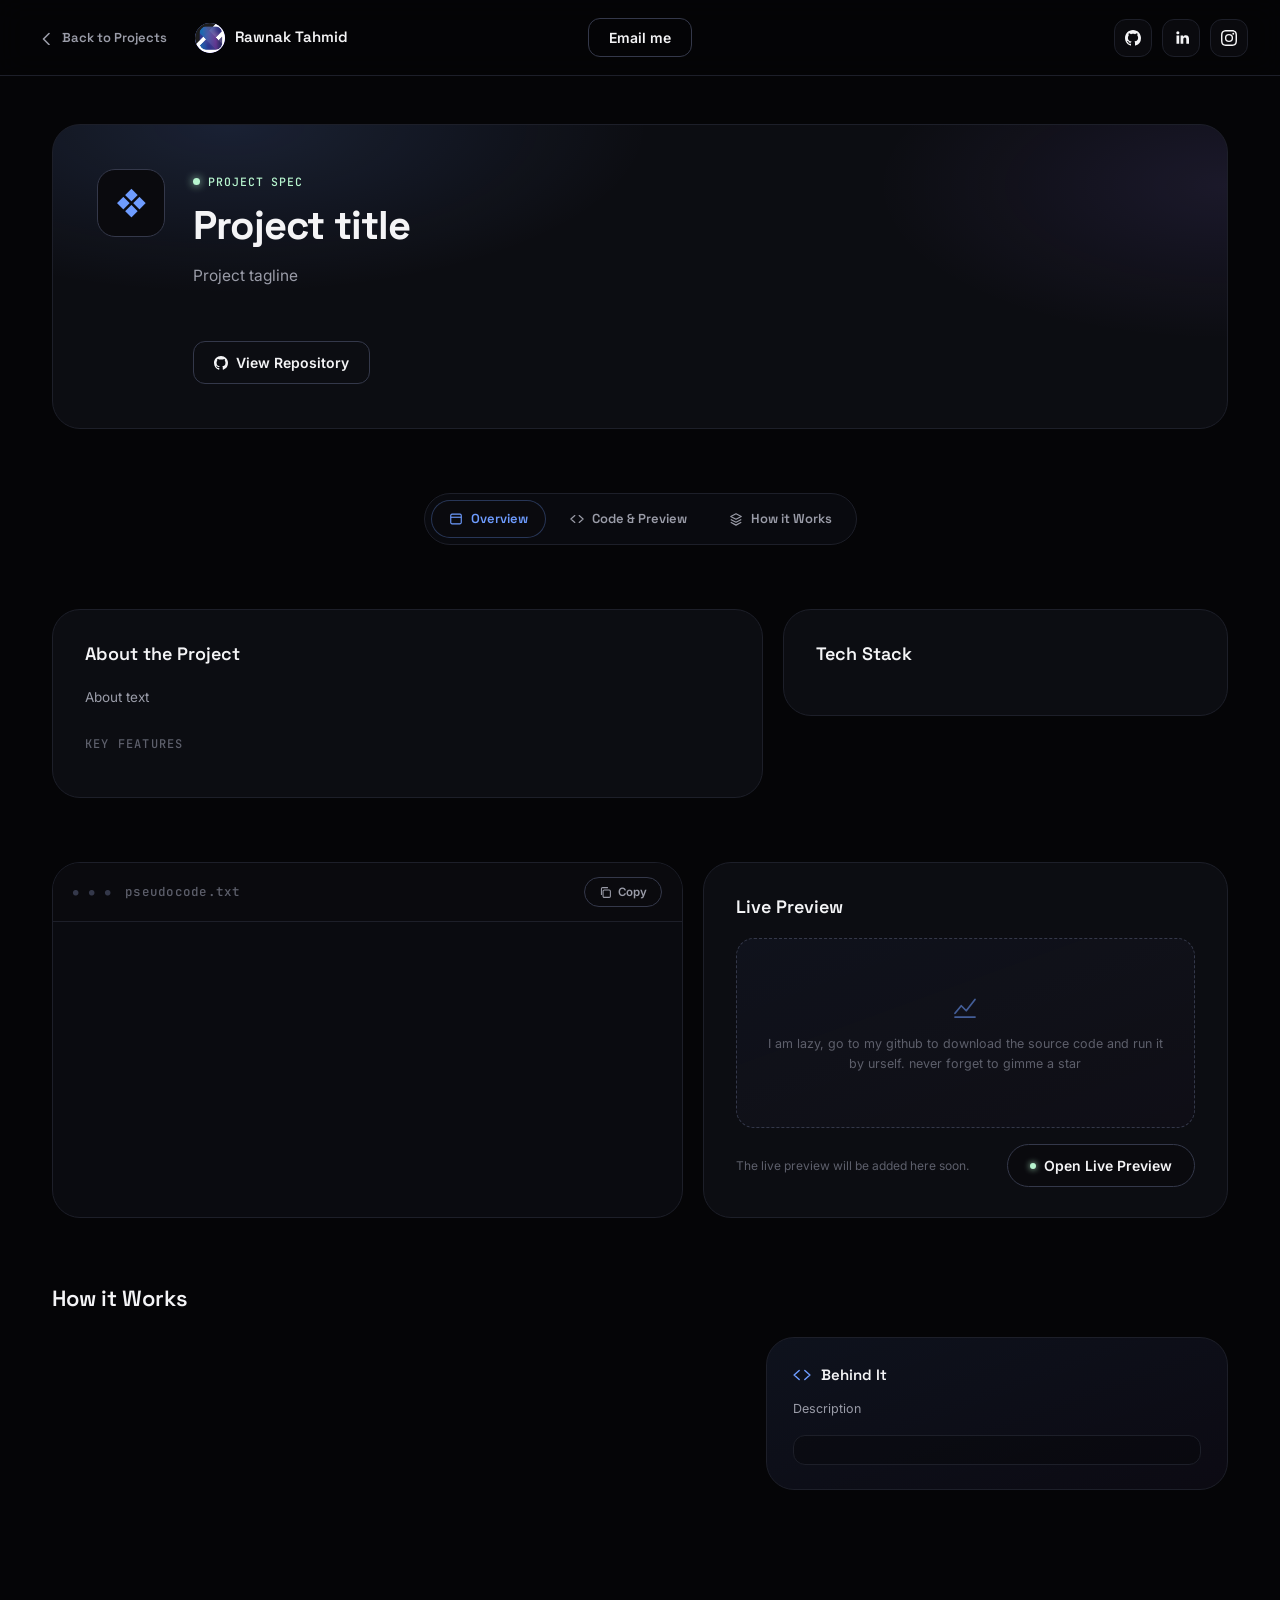
<file: project.html>
<!DOCTYPE html>
<html lang="en">
<head>
<meta charset="UTF-8">
<meta name="viewport" content="width=device-width, initial-scale=1.0">
<title>Project — Rawnak Tahmid</title>
<link rel="icon" type="image" href="assets/icons/logo.png">
<link rel="preconnect" href="https://fonts.googleapis.com">
<link rel="preconnect" href="https://fonts.gstatic.com" crossorigin>
<link href="https://fonts.googleapis.com/css2?family=Space+Grotesk:wght@400;500;600;700&family=Inter:wght@400;500;600;700&family=JetBrains+Mono:wght@400;500;600&display=swap" rel="stylesheet">
<link rel="stylesheet" href="style.css">
<link rel="stylesheet" href="project.css">
</head>
<body>

<!-- ============ NAVBAR ============ -->
<header class="navbar">
  <div class="navbar__left">
    <a href="index.html#projects" class="back-link">
      <svg width="14" height="14" viewBox="0 0 14 14" fill="none"><path d="M9 2.5L3.5 8L9 13.5" stroke="currentColor" stroke-width="1.6" stroke-linecap="round" stroke-linejoin="round"/></svg>
      Back to Projects
    </a>
    <div class="brand">
      <div class="brand__logo">
        <img src="assets/images/logo.png" alt="" class="brand__logo-img">
      </div>
      <span class="brand__name">Rawnak Tahmid</span>
    </div>
  </div>

  <button onclick="openGmail()" class="btn btn--outline navbar__email">Email me</button>

  <div class="navbar__socials">
    <a href="https://github.com/rawmid" class="icon-btn" aria-label="GitHub" target="_blank" rel="noopener noreferrer">
      <svg width="16" height="16" viewBox="0 0 16 16" fill="currentColor"><path d="M8 0C3.58 0 0 3.58 0 8c0 3.54 2.29 6.53 5.47 7.59.4.07.55-.17.55-.38 0-.19-.01-.82-.01-1.49-2.01.37-2.53-.49-2.69-.94-.09-.23-.48-.94-.82-1.13-.28-.15-.68-.52-.01-.53.63-.01 1.08.58 1.23.82.72 1.21 1.87.87 2.33.66.07-.52.28-.87.51-1.07-1.78-.2-3.64-.89-3.64-3.95 0-.87.31-1.59.82-2.15-.08-.2-.36-1.02.08-2.12 0 0 .67-.21 2.2.82.64-.18 1.32-.27 2-.27.68 0 1.36.09 2 .27 1.53-1.04 2.2-.82 2.2-.82.44 1.1.16 1.92.08 2.12.51.56.82 1.27.82 2.15 0 3.07-1.87 3.75-3.65 3.95.29.25.54.73.54 1.48 0 1.07-.01 1.93-.01 2.2 0 .21.15.46.55.38A8.01 8.01 0 0 0 16 8c0-4.42-3.58-8-8-8Z"/></svg>
    </a>
    <a href="#" class="icon-btn" aria-label="LinkedIn" target="_blank" rel="noopener noreferrer">
      <svg width="16" height="16" viewBox="0 0 16 16" fill="currentColor"><path d="M3.5 5.5h2.7v8.3H3.5V5.5ZM4.85 4.3a1.57 1.57 0 1 1 0-3.14 1.57 1.57 0 0 1 0 3.14ZM7.6 5.5h2.59v1.14h.04c.36-.68 1.24-1.4 2.55-1.4 2.73 0 3.23 1.8 3.23 4.13v4.43h-2.7V9.83c0-1-.02-2.29-1.4-2.29-1.4 0-1.61 1.09-1.61 2.21v3.95H7.6V5.5Z"/></svg>
    </a>
    <a href="https://www.instagram.com/_rawnak_thmd/?hl=en" class="icon-btn" aria-label="Instagram" target="_blank" rel="noopener noreferrer">
      <svg width="16" height="16" viewBox="0 0 16 16" fill="currentColor"><path d="M8 1.44c2.14 0 2.4.01 3.24.05.78.03 1.2.16 1.48.27.37.14.64.32.92.6.28.28.45.55.6.92.11.28.24.7.27 1.48.04.84.05 1.1.05 3.24s-.01 2.4-.05 3.24c-.03.78-.16 1.2-.27 1.48-.15.37-.32.64-.6.92-.28.28-.55.45-.92.6-.28.11-.7.24-1.48.27-.84.04-1.1.05-3.24.05s-2.4-.01-3.24-.05c-.78-.03-1.2-.16-1.48-.27a2.48 2.48 0 0 1-.92-.6 2.48 2.48 0 0 1-.6-.92c-.11-.28-.24-.7-.27-1.48-.04-.84-.05-1.1-.05-3.24s.01-2.4.05-3.24c.03-.78.16-1.2.27-1.48.15-.37.32-.64.6-.92.28-.28.55-.45.92-.6.28-.11.7-.24 1.48-.27.84-.04 1.1-.05 3.24-.05ZM8 0C5.83 0 5.55.01 4.7.05c-.85.04-1.43.17-1.94.37-.53.21-.98.48-1.42.93-.45.44-.72.89-.93 1.42-.2.51-.33 1.09-.37 1.94C.01 5.55 0 5.83 0 8s.01 2.45.05 3.3c.04.85.17 1.43.37 1.94.21.53.48.98.93 1.42.44.45.89.72 1.42.93.51.2 1.09.33 1.94.37.85.04 1.13.05 3.3.05s2.45-.01 3.3-.05c.85-.04 1.43-.17 1.94-.37.53-.21.98-.48 1.42-.93.45-.44.72-.89.93-1.42.2-.51.33-1.09.37-1.94.04-.85.05-1.13.05-3.3s-.01-2.45-.05-3.3c-.04-.85-.17-1.43-.37-1.94a3.91 3.91 0 0 0-.93-1.42 3.91 3.91 0 0 0-1.42-.93c-.51-.2-1.09-.33-1.94-.37C10.45.01 10.17 0 8 0Zm0 3.89a4.11 4.11 0 1 0 0 8.22 4.11 4.11 0 0 0 0-8.22Zm0 6.78a2.67 2.67 0 1 1 0-5.34 2.67 2.67 0 0 1 0 5.34Zm5.23-6.94a.96.96 0 1 1-1.92 0 .96.96 0 0 1 1.92 0Z"/></svg>
    </a>
  </div>
</header>

<!-- ============ MAIN ============ -->
<main class="project-main" id="projectMain">

  <!-- Populated entirely by project.js -->
  <div id="projectContent" class="project-content" hidden>

    <!-- ---- Hero ---- -->
    <section class="pd-hero fade-in">
      <div class="pd-hero__icon" id="pdIcon">&#10070;</div>
      <div class="pd-hero__body">
        <span class="pd-hero__eyebrow" id="pdPreviewTitle">Project Spec</span>
        <h1 class="pd-hero__title" id="pdTitle">Project title</h1>
        <p class="pd-hero__tagline" id="pdTagline">Project tagline</p>

        <div class="pd-badges" id="pdBadges"><!-- populated by project.js --></div>

        <div class="pd-hero__actions" id="pdSourceActions">
          <a class="btn btn--outline pd-source-btn" id="viewRepoBtn" href="#" target="_blank" rel="noopener noreferrer" hidden>
            <svg width="14" height="14" viewBox="0 0 16 16" fill="currentColor"><path d="M8 0C3.58 0 0 3.58 0 8c0 3.54 2.29 6.53 5.47 7.59.4.07.55-.17.55-.38 0-.19-.01-.82-.01-1.49-2.01.37-2.53-.49-2.69-.94-.09-.23-.48-.94-.82-1.13-.28-.15-.68-.52-.01-.53.63-.01 1.08.58 1.23.82.72 1.21 1.87.87 2.33.66.07-.52.28-.87.51-1.07-1.78-.2-3.64-.89-3.64-3.95 0-.87.31-1.59.82-2.15-.08-.2-.36-1.02.08-2.12 0 0 .67-.21 2.2.82.64-.18 1.32-.27 2-.27.68 0 1.36.09 2 .27 1.53-1.04 2.2-.82 2.2-.82.44 1.1.16 1.92.08 2.12.51.56.82 1.27.82 2.15 0 3.07-1.87 3.75-3.65 3.95.29.25.54.73.54 1.48 0 1.07-.01 1.93-.01 2.2 0 .21.15.46.55.38A8.01 8.01 0 0 0 16 8c0-4.42-3.58-8-8-8Z"/></svg>
            View Repository
          </a>
        </div>
      </div>
    </section>

    <!-- ---- Tabs ---- -->
    <nav class="pd-tabs fade-in" aria-label="Project sections">
      <a class="pd-tab is-active" data-tab href="#overview">
        <svg width="14" height="14" viewBox="0 0 16 16" fill="none"><rect x="2" y="2.5" width="12" height="11" rx="1.4" stroke="currentColor" stroke-width="1.3"/><path d="M2 6H14" stroke="currentColor" stroke-width="1.3"/></svg>
        Overview
      </a>
      <a class="pd-tab" data-tab href="#pseudocode-preview">
        <svg width="14" height="14" viewBox="0 0 16 16" fill="none"><path d="M5.5 4L1 8l4.5 4M10.5 4L15 8l-4.5 4" stroke="currentColor" stroke-width="1.3" stroke-linecap="round" stroke-linejoin="round"/></svg>
        Code &amp; Preview
      </a>
      <a class="pd-tab" data-tab href="#how-it-works">
        <svg width="14" height="14" viewBox="0 0 16 16" fill="none"><path d="M8 2L14 5.2L8 8.4L2 5.2L8 2Z" stroke="currentColor" stroke-width="1.3" stroke-linejoin="round"/><path d="M2 8.5L8 11.7L14 8.5" stroke="currentColor" stroke-width="1.3" stroke-linejoin="round"/><path d="M2 11.8L8 15L14 11.8" stroke="currentColor" stroke-width="1.3" stroke-linejoin="round"/></svg>
        How it Works
      </a>
    </nav>

    <!-- ---- Overview ---- -->
    <section class="pd-section fade-in" id="overview">
      <div class="pd-overview-grid">
        <div class="card pd-panel">
          <h2 class="pd-panel__title">About the Project</h2>
          <p class="pd-panel__text" id="pdAbout">About text</p>

          <h3 class="pd-panel__subtitle">Key Features</h3>
          <ul class="pd-features" id="pdFeatures"></ul>
        </div>

        <div class="card pd-panel">
          <h2 class="pd-panel__title">Tech Stack</h2>
          <ul class="pd-techstack" id="pdTechStack"></ul>
        </div>
      </div>
    </section>

    <!-- ---- Pseudocode + Live Preview ---- -->
    <section class="pd-section fade-in" id="pseudocode-preview">
      <div class="pd-code-grid">
        <div class="card pd-panel pd-panel--code" id="pseudocode">
          <div class="pd-panel__head">
            <h2 class="pd-panel__title">pseudocode.txt</h2>
            <button class="pd-copy-btn" id="pdCopyBtn" type="button">
              <svg width="13" height="13" viewBox="0 0 16 16" fill="none"><rect x="5" y="5" width="9" height="9" rx="1.5" stroke="currentColor" stroke-width="1.3"/><path d="M3 11V3.5A1.5 1.5 0 0 1 4.5 2H11" stroke="currentColor" stroke-width="1.3"/></svg>
              <span>Copy</span>
            </button>
          </div>
          <pre class="pd-code" id="pdCode"></pre>
        </div>

        <div class="card pd-panel" id="preview">
          <h2 class="pd-panel__title" id="pdPreviewTitle2">Live Preview</h2>
          <div class="pd-preview-placeholder" id="pdPreviewBox">
            <svg width="30" height="30" viewBox="0 0 24 24" fill="none"><path d="M4 17L9 11L13 15L20 6" stroke="currentColor" stroke-width="1.4" stroke-linecap="round" stroke-linejoin="round"/><path d="M4 20H20" stroke="currentColor" stroke-width="1.4" stroke-linecap="round"/></svg>
            <span>I am lazy, go to my github to download the source code and run it by urself. never forget to gimme a star</span>
          </div>
          <div class="pd-preview-actions">
            <p class="pd-preview-note" id="pdPreviewNote">The live preview will be added here soon.</p>
            <a href="#" class="btn btn--pill pd-live-btn" id="pdLiveBtn" target="_blank" rel="noopener noreferrer">
              <span class="live-preview-link__dot"></span>
              Open Live Preview
            </a>
          </div>
        </div>
      </div>
    </section>

    <!-- ---- How it Works ---- -->
    <section class="pd-section fade-in" id="how-it-works">
      <h2 class="section-label">How it Works</h2>
      <div class="pd-hiw-grid">
        <ol class="pd-hiw-steps" id="pdHowItWorks"></ol>

        <div class="pd-behind">
          <div class="pd-behind__head">
            <svg class="pd-behind__icon" width="18" height="18" viewBox="0 0 16 16" fill="none"><path d="M5.5 4L1 8l4.5 4M10.5 4L15 8l-4.5 4" stroke="currentColor" stroke-width="1.3" stroke-linecap="round" stroke-linejoin="round"/></svg>
            <h3 id="pdBehindTitle">Behind It</h3>
          </div>
          <p class="pd-behind__desc" id="pdBehindDesc">Description</p>
          <pre class="pd-behind__notes" id="pdBehindNotes"></pre>
        </div>
      </div>
    </section>

  </div>

</main>

<!-- ============ SOURCE CODE MODAL ============
     One reusable "codespace" viewer — not a separate page per project.
     project.js fills the file list + code panel from project.sourceCode
     in projects-data.js, whatever the project happens to be. ============ -->
<div class="modal-overlay src-modal-overlay" id="sourceCodeModal" aria-hidden="true">
  <div class="modal src-modal">
    <button class="modal__close" aria-label="Close source code viewer">
      <svg width="14" height="14" viewBox="0 0 14 14" fill="none"><path d="M1 1L13 13M13 1L1 13" stroke="currentColor" stroke-width="1.6" stroke-linecap="round"/></svg>
    </button>

    <div class="src-modal__head">
      <h2 class="src-modal__title" id="srcModalTitle">Source Code</h2>
      <a class="btn btn--pill src-modal__github-link" id="srcModalGithubBtn" href="#" target="_blank" rel="noopener noreferrer">
        <svg width="13" height="13" viewBox="0 0 16 16" fill="currentColor"><path d="M8 0C3.58 0 0 3.58 0 8c0 3.54 2.29 6.53 5.47 7.59.4.07.55-.17.55-.38 0-.19-.01-.82-.01-1.49-2.01.37-2.53-.49-2.69-.94-.09-.23-.48-.94-.82-1.13-.28-.15-.68-.52-.01-.53.63-.01 1.08.58 1.23.82.72 1.21 1.87.87 2.33.66.07-.52.28-.87.51-1.07-1.78-.2-3.64-.89-3.64-3.95 0-.87.31-1.59.82-2.15-.08-.2-.36-1.02.08-2.12 0 0 .67-.21 2.2.82.64-.18 1.32-.27 2-.27.68 0 1.36.09 2 .27 1.53-1.04 2.2-.82 2.2-.82.44 1.1.16 1.92.08 2.12.51.56.82 1.27.82 2.15 0 3.07-1.87 3.75-3.65 3.95.29.25.54.73.54 1.48 0 1.07-.01 1.93-.01 2.2 0 .21.15.46.55.38A8.01 8.01 0 0 0 16 8c0-4.42-3.58-8-8-8Z"/></svg>
        GitHub
      </a>
    </div>

    <div class="src-modal__body">
      <!-- File tree / picker — supports any number of files -->
      <aside class="src-modal__sidebar">
        <div class="src-modal__sidebar-label">Files</div>
        <div class="src-modal__file-list" id="srcFileList"><!-- populated by project.js --></div>
      </aside>

      <!-- Active file viewer -->
      <div class="src-modal__viewer">
        <div class="src-modal__viewer-head">
          <span class="src-modal__filename" id="srcActiveFileName">—</span>
          <button class="pd-copy-btn" id="srcCopyBtn" type="button">
            <svg width="13" height="13" viewBox="0 0 16 16" fill="none"><rect x="5" y="5" width="9" height="9" rx="1.5" stroke="currentColor" stroke-width="1.3"/><path d="M3 11V3.5A1.5 1.5 0 0 1 4.5 2H11" stroke="currentColor" stroke-width="1.3"/></svg>
            <span>Copy</span>
          </button>
        </div>
        <pre class="src-modal__code" id="srcCodeBlock"><code id="srcCodeContent"></code></pre>
      </div>
    </div>
  </div>
</div>

<script src="projects-data.js"></script>
<script src="script.js"></script>
<script src="project.js"></script>
</body>
</html>
</file>
<file: style.css>
:root {
  --bg: #050507;
  --bg-soft: #0a0a0e;
  --card: #0c0d12;
  --card-border: #1d1f29;
  --card-border-hover: #34384a;
  --navy: #11131c;

  --text: #f4f4f6;
  --text-dim: #9a9ca8;
  --text-faint: #5d5f6b;

  --accent-blue: #6e9cff;
  --accent-purple: #9b7bff;
  --accent-mint: #b7f5cf;
  --accent-orange: #f0a868;
  --accent-gradient: linear-gradient(135deg, var(--accent-blue), var(--accent-purple));

  --radius-lg: 28px;
  --radius-md: 18px;
  --radius-sm: 12px;
  --radius-pill: 999px;

  --font-display: 'Space Grotesk', 'Inter', sans-serif;
  --font-body: 'Inter', sans-serif;

  --ease: cubic-bezier(0.22, 1, 0.36, 1);
}

/* ---------- Reset ---------- */
* { box-sizing: border-box; margin: 0; padding: 0; }

html { scroll-behavior: smooth; }

body {
  background: var(--bg);
  color: var(--text);
  font-family: var(--font-body);
  font-size: 15px;
  line-height: 1.5;
  width: 100%;
  overflow-x: hidden;
}

body.modal-open {
  overflow: hidden;
}

img { display: block; max-width: 100%; }

img.brand__logo-img,
img.profile-card__avatar-img {
  width: 100%;
  height: 100%;
}

button, input, textarea {
  font-family: inherit;
  color: inherit;
}

a { color: inherit; text-decoration: none; }

:focus-visible {
  outline: 2px solid var(--accent-blue);
  outline-offset: 2px;
}

/* ---------- Layout shell ---------- */
main {
  max-width: 1340px;
  margin: 0 auto;
  padding: 64px 32px 160px;
  display: flex;
  flex-direction: column;
  gap: 96px;
}

.card {
  background: var(--card);
  border: 1px solid var(--card-border);
  border-radius: var(--radius-lg);
}

.section-label {
  font-family: var(--font-display);
  font-size: 22px;
  font-weight: 600;
  letter-spacing: -0.01em;
  margin-bottom: 22px;
}

/* ---------- Buttons ---------- */
.btn {
  display: inline-flex;
  align-items: center;
  justify-content: center;
  gap: 8px;
  border: none;
  cursor: pointer;
  font-family: var(--font-body);
  font-weight: 600;
  transition: transform .25s var(--ease), box-shadow .25s var(--ease), background-color .25s var(--ease), border-color .25s var(--ease);
}
.btn:active { transform: scale(0.97); }

.btn--outline {
  background: transparent;
  border: 1px solid var(--card-border-hover);
  color: var(--text);
  border-radius: var(--radius-sm);
  padding: 10px 20px;
  font-size: 14px;
}
.btn--outline:hover {
  border-color: var(--accent-blue);
  box-shadow: 0 0 0 1px rgba(110, 156, 255, 0.25), 0 0 16px rgba(110, 156, 255, 0.18);
}

.btn--pill {
  background: var(--bg-soft);
  border: 1px solid var(--card-border-hover);
  color: var(--text);
  border-radius: var(--radius-pill);
  padding: 10px 22px;
  font-size: 14px;
}
.btn--pill:hover {
  border-color: var(--accent-purple);
  box-shadow: 0 0 18px rgba(155, 123, 255, 0.25);
}

.btn--solid {
  background: var(--accent-gradient);
  color: #0a0a0e;
  border-radius: var(--radius-pill);
  padding: 14px 30px;
  font-size: 15px;
  font-weight: 700;
}
.btn--solid:hover {
  box-shadow: 0 0 28px rgba(155, 123, 255, 0.45);
  transform: translateY(-2px);
}

.icon-btn {
  display: inline-flex;
  align-items: center;
  justify-content: center;
  width: 38px;
  height: 38px;
  border-radius: var(--radius-sm);
  background: var(--bg-soft);
  border: 1px solid var(--card-border);
  color: var(--text);
  cursor: pointer;
  transition: border-color .25s var(--ease), transform .25s var(--ease), color .25s var(--ease);
}
.icon-btn:hover {
  border-color: var(--accent-blue);
  color: var(--accent-blue);
  transform: translateY(-2px);
}

/* ---------- Navbar ----------
   Grid (not flex) on purpose: with flex + space-between, the middle
   "Email me" button drifts toward whichever side group is narrower
   (the left brand block is almost always wider than the socials
   block), so it never sits on the page's true center line. A
   1fr / auto / 1fr grid keeps the button in a dedicated center
   column regardless of how wide the two side groups are. */
.navbar {
  position: sticky;
  top: 0;
  z-index: 50;
  display: grid;
  grid-template-columns: 1fr auto 1fr;
  align-items: center;
  gap: 24px;
  padding: 18px 32px;
  background: rgba(5, 5, 7, 0.85);
  backdrop-filter: blur(14px);
  border-bottom: 1px solid var(--card-border);
}

.navbar__left {
  display: flex;
  align-items: center;
  gap: 18px;
  justify-self: start;
}

.brand {
  display: flex;
  align-items: center;
  gap: 10px;
}

.brand__logo {
  width: 30px;
  height: 30px;
  border-radius: 50%;
  overflow: hidden;
  background: var(--accent-gradient);
  flex-shrink: 0;
}
.brand__logo-img { width: 100%; height: 100%; object-fit: cover; }

.brand__name {
  font-family: var(--font-display);
  font-weight: 600;
  font-size: 15px;
}

.navbar__email {
  white-space: nowrap;
  justify-self: center;
}

.navbar__socials {
  display: flex;
  align-items: center;
  gap: 10px;
  justify-self: end;
}

/* ---------- Nav drawer---------- */
.nav-drawer-overlay {
  position: fixed;
  inset: 0;
  z-index: 90;
  background: rgba(5, 5, 7, 0.55);
  backdrop-filter: blur(8px);
  -webkit-backdrop-filter: blur(8px);
  opacity: 0;
  visibility: hidden;
  transition: opacity .35s var(--ease), visibility 0s linear .35s;
}
.nav-drawer-overlay.is-open {
  opacity: 1;
  visibility: visible;
  transition: opacity .35s var(--ease), visibility 0s linear 0s;
}

.nav-drawer {
  position: fixed;
  top: 0;
  left: 0;
  bottom: 0;
  width: 280px;
  max-width: 84vw;
  padding: 28px 26px;
  background: rgba(12, 13, 18, 0.86);
  border-right: 1px solid var(--card-border-hover);
  box-shadow: 30px 0 80px rgba(0, 0, 0, 0.55);
  transform: translateX(-100%);
  transition: transform .35s var(--ease);
  display: flex;
  flex-direction: column;
}
.nav-drawer-overlay.is-open .nav-drawer {
  transform: translateX(0);
}

.nav-drawer__head {
  display: flex;
  align-items: center;
  justify-content: space-between;
  margin-bottom: 28px;
}
.nav-drawer__title {
  font-family: var(--font-display);
  font-weight: 600;
  font-size: 14px;
  color: var(--text-dim);
  text-transform: uppercase;
  letter-spacing: 0.08em;
}
.nav-drawer__close.modal__close {
  position: static;
  top: auto;
  left: auto;
}

.nav-drawer__list {
  list-style: none;
  display: flex;
  flex-direction: column;
  gap: 6px;
}
.nav-drawer__link {
  display: block;
  padding: 12px 10px;
  border-radius: var(--radius-sm);
  font-family: var(--font-display);
  font-size: 15px;
  font-weight: 600;
  color: var(--text);
  transition: background-color .25s var(--ease), color .25s var(--ease), padding-left .25s var(--ease);
}
.nav-drawer__link:hover,
.nav-drawer__link:focus-visible {
  background: var(--bg-soft);
  color: var(--accent-blue);
  padding-left: 16px;
}

/* ---------- Hero ---------- */
.hero {
  display: grid;
  grid-template-columns: 360px 1fr;
  gap: 28px;
  align-items: stretch;
}

/* Profile card */
.profile-card {
  padding: 44px 34px;
  display: flex;
  flex-direction: column;
  align-items: flex-start;
}

.profile-card__avatar {
  width: 150px;
  height: 150px;
  border-radius: 50%;
  overflow: hidden;
  background: radial-gradient(circle at 35% 30%, #2a2d3d, #0c0d12 70%);
  border: 1px solid var(--card-border);
  margin-bottom: 26px;
  align-self: center;
}
.profile-card__avatar-img { width: 100%; height: 100%; object-fit: cover; }

.profile-card__name {
  font-family: var(--font-display);
  font-size: 25px;
  font-weight: 700;
  margin-bottom: 14px;
}

.profile-card__bio {
  color: var(--text-dim);
  font-size: 13.5px;
  line-height: 1.65;
  margin-bottom: 28px;
}

.profile-card__meta {
  display: flex;
  width: 100%;
  justify-content: space-between;
  margin-bottom: 30px;
}
.profile-card__meta-col {
  display: flex;
  flex-direction: column;
  gap: 4px;
  font-size: 12.5px;
  color: var(--text-dim);
}
.profile-card__meta-col--right { text-align: right; align-items: flex-end; }

.profile-card__cta {
  align-self: center;
  margin-top: auto;
}

/* Pinned projects */

.live-preview-link {
  display: inline-flex;
  align-items: center;
  gap: 7px;
  margin-top: 10px;
  padding: 6px 14px 6px 10px;
  border-radius: var(--radius-pill);
  border: 1px solid var(--card-border-hover);
  background: var(--bg-soft);
  font-family: var(--font-display);
  font-size: 11.5px;
  font-weight: 600;
  letter-spacing: 0.02em;
  color: var(--text);
  text-decoration: none;
  cursor: pointer;
  transition: border-color .25s var(--ease), box-shadow .25s var(--ease),
              color .25s var(--ease), transform .25s var(--ease);
}

.live-preview-link__dot {
  width: 6px;
  height: 6px;
  border-radius: 50%;
  background: var(--accent-orange);
  box-shadow: 0 0 6px var(--accent-orange);
  flex-shrink: 0;
  animation: livePreviewPulse 1.6s ease-in-out infinite;
}

.live-preview-link:hover {
  border-color: var(--accent-orange);
  color: var(--accent-orange);
  box-shadow: 0 0 16px rgba(240, 168, 104, 0.25);
  transform: translateY(-1px);
}

.live-preview-link:active {
  transform: translateY(0) scale(0.97);
}

@keyframes livePreviewPulse {
  0%, 100% { opacity: 1; transform: scale(1); }
  50%      { opacity: 0.4; transform: scale(0.75); }
}

@media (prefers-reduced-motion: reduce) {
  .live-preview-link__dot { animation: none; }
}

.pinned__grid {
  display: grid;
  grid-template-columns: 1fr 1fr;
  gap: 20px;
}

.project-card {
  position: relative;
  padding: 24px 26px;
  min-height: 152px;
  overflow: hidden;
  cursor: pointer;
  transition: transform .3s var(--ease), border-color .3s var(--ease), box-shadow .3s var(--ease);
}
.project-card:hover {
  transform: translateY(-4px);
  border-color: var(--accent-blue);
  box-shadow: 0 14px 32px rgba(0,0,0,0.45), 0 0 0 1px rgba(110,156,255,0.18);
}
.project-card:focus-visible {
  outline: 2px solid var(--accent-blue);
  outline-offset: 3px;
}

.project-card__go {
  position: absolute;
  top: 16px;
  right: 16px;
  width: 26px;
  height: 26px;
  display: inline-flex;
  align-items: center;
  justify-content: center;
  border-radius: 50%;
  background: var(--bg-soft);
  border: 1px solid var(--card-border-hover);
  color: var(--text-dim);
  opacity: 0;
  transform: translate(-4px, 4px) scale(0.85);
  transition: opacity .28s var(--ease), transform .28s var(--ease), color .28s var(--ease), border-color .28s var(--ease);
  pointer-events: none;
  z-index: 2;
}
.project-card:hover .project-card__go,
.project-card:focus-visible .project-card__go {
  opacity: 1;
  transform: translate(0, 0) scale(1);
  color: var(--accent-blue);
  border-color: var(--accent-blue);
  box-shadow: 0 0 12px rgba(110, 156, 255, 0.3);
}

.project-card__head {
  display: flex;
  align-items: center;
  gap: 10px;
  margin-bottom: 10px;
}
.project-card__icon {
  font-size: 13px;
  color: var(--text-faint);
}
.project-card__head h3 {
  padding-bottom: 4px;
  border-bottom: 1px solid var(--card-border-hover);
}

.project-link {
  font-family: var(--font-display);
  font-size: 16px;
  font-weight: 600;
  color: var(--text);
  transition: color .25s var(--ease), text-shadow .25s var(--ease);
}
.project-card:hover .project-link,
.project-card:focus-visible .project-link {
  color: var(--accent-blue);
  text-shadow: 0 0 14px rgba(110, 156, 255, 0.5);
}

.project-card p {
  color: var(--text-dim);
  font-size: 12.5px;
  line-height: 1.55;
  max-width: 78%;
}

.project-card__stacks {
  position: absolute;
  top: 18px;
  bottom: 18px;
  right: 18px;
  display: flex;
  align-items: stretch;
  gap: 18px;
}

.project-card__stack-item {
  display: flex;
  flex-direction: column;
  align-items: center;
  gap: 8px;
}

.project-card__accent {
  flex: 1;
  width: 2px;
  border-radius: 2px;
}
.project-card__accent--blue   { background: var(--accent-blue); box-shadow: 0 0 10px var(--accent-blue); }
.project-card__accent--white  { background: #e9e9ee; }
.project-card__accent--orange { background: var(--accent-orange); box-shadow: 0 0 10px var(--accent-orange); }

.project-card__tag {
  flex-shrink: 0;
  font-size: 10px;
  letter-spacing: 0.02em;
  color: var(--text-faint);
  text-transform: lowercase;
  white-space: nowrap;
}

.project-card--empty {
  display: flex;
  align-items: center;
  justify-content: center;
  color: var(--text-faint);
  font-size: 14px;
  min-height: 100px;
}

/* ---------- Learning section ---------- */
.learning-section {
  display: grid;
  grid-template-columns: 460px 1fr;
  gap: 28px;
}

.learning-card {
  padding: 32px 32px 36px;
}

.learning-card__title {
  display: flex;
  margin: 0 auto 26px;
  cursor: default;
}

.learning-card__grid {
  display: grid;
  grid-template-columns: repeat(8, 1fr);
  gap: 10px;
  margin-bottom: 30px;
}

.learning-cell {
  aspect-ratio: 1 / 1;
  border-radius: 4px;
  border: 1px solid var(--card-border-hover);
  background: transparent;
  transition: background-color .4s var(--ease), border-color .4s var(--ease), transform .2s var(--ease);
}
.learning-cell.filled {
  background: #e7e7ec;
  border-color: #e7e7ec;
}
.learning-cell:hover { transform: scale(1.12); }

.learning-card__icons {
  display: flex;
  align-items: center;
  justify-content: space-between;
  flex-wrap: wrap;
  gap: 10px;
}

.tech-icon {
  width: 30px;
  height: 30px;
  border-radius: 8px;
  display: inline-flex;
  align-items: center;
  justify-content: center;
  font-size: 11px;
  font-weight: 700;
  background: #16171f;
  border: 1px solid var(--card-border);
}

/* Skill progress — right side of the Learning section, always visible */
.learning-progress {
  padding: 32px 32px 36px;
  display: flex;
  flex-direction: column;
}

.learning-progress__title {
  font-family: var(--font-display);
  font-size: 18px;
  font-weight: 600;
  letter-spacing: -0.01em;
  margin-bottom: 22px;
}

.pinned__more {
  display: flex;
  width: fit-content;
  margin: 22px auto 0;
}

/* ---------- Featured projects: "Moonshot Lab"
   (Kidchemist, TomēLab, and any future duplicates of the promo block) ---------- */
.featured-projects {
  display: flex;
  flex-direction: column;
  gap: 24px;
}

.featured-projects__head {
  display: flex;
  flex-direction: column;
  gap: 6px;
}
.featured-projects__head .section-label { margin-bottom: 0; }

.featured-projects__subtitle {
  color: var(--text-dim);
  font-size: 13.5px;
}

/* ---------- Promo banner ---------- */
.promo {
  display: flex;
  align-items: center;
  gap: 28px;
  padding: 40px 48px;
  border-radius: var(--radius-lg);
  border: 1px solid var(--card-border);
  background: linear-gradient(135deg, rgba(155,123,255,0.06), rgba(110,156,255,0.03));
  backdrop-filter: blur(6px);
}

.promo__name {
  font-family: var(--font-display);
  font-size: 22px;
  font-weight: 700;
  white-space: nowrap;
}

.promo__divider {
  width: 1px;
  height: 38px;
  background: var(--card-border-hover);
  flex-shrink: 0;
}

.promo__desc {
  color: var(--text-dim);
  font-size: 13.5px;
  line-height: 1.6;
  flex: 1;
}

.promo__cta { flex-shrink: 0; }

/* ---------- Dashed divider ---------- */
.dashed-divider {
  display: flex;
  justify-content: space-between;
  padding: 0 6px;
}
.dashed-divider span {
  width: 34px;
  height: 1px;
  background: var(--card-border-hover);
}

/* ---------- Contact ---------- */
.contact {
  display: flex;
  flex-direction: column;
  align-items: center;
  gap: 40px;
}

.contact__title { cursor: default; }

.contact__form {
  width: 100%;
  max-width: 760px;
  display: flex;
  flex-direction: column;
  gap: 26px;
}

.contact__row {
  display: grid;
  grid-template-columns: 1fr 1fr;
  gap: 40px;
}

.field {
  position: relative;
  display: flex;
  flex-direction: column;
}

.field input,
.field textarea {
  background: transparent;
  border: none;
  border-bottom: 1px solid var(--card-border-hover);
  padding: 8px 2px 12px;
  font-size: 14px;
  color: var(--text);
  resize: none;
  transition: border-color .25s var(--ease);
}
.field input::placeholder,
.field textarea::placeholder {
  color: var(--text-faint);
}
.field input:focus,
.field textarea:focus {
  outline: none;
  border-color: var(--accent-blue);
}
.field.invalid input,
.field.invalid textarea {
  border-color: #e0667a;
}

.field__error {
  min-height: 16px;
  font-size: 11px;
  color: #e0667a;
  margin-top: 6px;
}

.contact__submit {
  align-self: center;
  background: var(--accent-mint);
  color: #0a0a0e;
  padding: 12px 38px;
  margin-top: 6px;
}
.contact__submit:hover {
  box-shadow: 0 0 22px rgba(183, 245, 207, 0.35);
  transform: translateY(-3px);
}

.contact__success {
  align-self: center;
  font-size: 13px;
  color: var(--accent-mint);
  opacity: 0;
  transform: translateY(6px);
  transition: opacity .4s var(--ease), transform .4s var(--ease);
}
.contact__success.show {
  opacity: 1;
  transform: translateY(0);
}

/* ---------- Modals (About me / Skill progress) ---------- */
.modal-overlay {
  position: fixed;
  inset: 0;
  z-index: 100;
  display: flex;
  align-items: center;
  justify-content: center;
  padding: 24px;
  background: rgba(5, 5, 7, 0.55);
  backdrop-filter: blur(10px);
  -webkit-backdrop-filter: blur(10px);
  opacity: 0;
  visibility: hidden;
  transition: opacity .35s var(--ease), visibility 0s linear .35s;
}
.modal-overlay.is-open {
  opacity: 1;
  visibility: visible;
  transition: opacity .35s var(--ease), visibility 0s linear 0s;
}

.modal {
  position: relative;
  width: 100%;
  max-width: 560px;
  max-height: 84vh;
  overflow-y: auto;
  padding: 44px 38px 38px;
  border-radius: var(--radius-lg);
  background: rgba(12, 13, 18, 0.78);
  border: 1px solid var(--card-border-hover);
  box-shadow: 0 30px 80px rgba(0, 0, 0, 0.55), 0 0 0 1px rgba(110, 156, 255, 0.08), 0 0 40px rgba(155, 123, 255, 0.12);
  transform: scale(0.92) translateY(10px);
  opacity: 0;
  transition: transform .35s var(--ease), opacity .35s var(--ease);
}
.modal-overlay.is-open .modal {
  transform: scale(1) translateY(0);
  opacity: 1;
}

.modal__close {
  position: absolute;
  top: 18px;
  left: 18px;
  width: 34px;
  height: 34px;
  display: inline-flex;
  align-items: center;
  justify-content: center;
  border-radius: 50%;
  background: var(--bg-soft);
  border: 1px solid var(--card-border);
  color: var(--text-dim);
  cursor: pointer;
  transition: border-color .25s var(--ease), color .25s var(--ease), transform .25s var(--ease);
}
.modal__close:hover {
  color: var(--text);
  border-color: var(--accent-blue);
  transform: rotate(90deg);
}

.modal__title {
  font-family: var(--font-display);
  font-size: 22px;
  font-weight: 700;
  margin-bottom: 22px;
}

.modal__body p {
  color: var(--text-dim);
  font-size: 14px;
  line-height: 1.75;
  margin-bottom: 16px;
}
.modal__body p:last-child { margin-bottom: 0; }

/* Skill progress bars */
.skills {
  display: flex;
  flex-direction: column;
  gap: 20px;
}

.skill__head {
  display: flex;
  align-items: baseline;
  justify-content: space-between;
  margin-bottom: 8px;
  font-size: 13px;
}
.skill-name {
  font-family: var(--font-display);
  font-weight: 600;
  color: var(--text);
}
.skill-value {
  color: var(--text-dim);
  font-size: 12px;
}

.progress-bar {
  width: 100%;
  height: 8px;
  border-radius: var(--radius-pill);
  background: var(--bg-soft);
  border: 1px solid var(--card-border);
  overflow: hidden;
}
.progress-fill {
  height: 100%;
  width: 0%;
  border-radius: var(--radius-pill);
  background: var(--accent-gradient);
  box-shadow: 0 0 12px rgba(155, 123, 255, 0.45);
  transition: width 1s var(--ease);
}

/* ---------- Page-load fade-in ---------- */
.fade-in {
  opacity: 0;
  transform: translateY(14px);
  animation: fadeIn .7s var(--ease) forwards;
}
.hero .profile-card { animation-delay: .02s; }
.hero .pinned        { animation-delay: .1s; }
.learning-card        { animation-delay: .18s; }
.learning-progress     { animation-delay: .22s; }
.featured-projects__head { animation-delay: .26s; }
.promo                 { animation-delay: .3s; }
#template-project      { animation-delay: .34s; }
.contact               { animation-delay: .4s; }

@keyframes fadeIn {
  to { opacity: 1; transform: translateY(0); }
}

@media (prefers-reduced-motion: reduce) {
  .fade-in { animation: none; opacity: 1; transform: none; }
  * { transition: none !important; }
}


/* ---------- Ultrawide: let content breathe instead of stretching ---------- */
@media (min-width: 1700px) {
  main { max-width: 1520px; }
}

/* ---------- Small laptop / large tablet ---------- */
@media (max-width: 1180px) {
  main { padding: 56px 24px 130px; gap: 72px; }

  .hero { grid-template-columns: 320px 1fr; gap: 20px; }
  .learning-section { grid-template-columns: 400px 1fr; gap: 20px; }
}

/* ---------- Tablet: stack the two-column sections ---------- */
@media (max-width: 980px) {
  body { font-size: 14.5px; }

  .navbar {
    grid-template-columns: 1fr 1fr;
    grid-template-areas:
      "left socials"
      "email email";
    row-gap: 12px;
    padding: 16px 22px;
  }
  .navbar__left { grid-area: left; }
  .navbar__socials { grid-area: socials; }
  .navbar__email { grid-area: email; justify-self: stretch; width: 100%; }

  .hero { grid-template-columns: 1fr; }
  .profile-card { align-items: center; text-align: center; }
  .profile-card__avatar { align-self: center; }
  .profile-card__meta { max-width: 360px; }

  .pinned__grid { grid-template-columns: 1fr 1fr; }

  .learning-section { grid-template-columns: 1fr; }
  .learning-card__grid { grid-template-columns: repeat(8, 1fr); }

  .promo { flex-wrap: wrap; }
  .promo__divider { display: none; }
  .promo__desc { flex-basis: 100%; }
  .promo__cta { margin-left: auto; }
}

/* ---------- Mobile landscape / large phone ---------- */
@media (max-width: 700px) {
  main { padding: 40px 18px 90px; gap: 56px; }

  .navbar__left { gap: 12px; }
  .brand__name { font-size: 13.5px; }
  .navbar__socials { gap: 6px; }

  .section-label { font-size: 19px; }

  .profile-card { padding: 30px 22px; }
  .profile-card__avatar { width: 120px; height: 120px; }
  .profile-card__name { font-size: 21px; }
  .profile-card__meta { flex-direction: column; align-items: center; gap: 10px; text-align: center; }
  .profile-card__meta-col,
  .profile-card__meta-col--right { align-items: center; text-align: center; }

  .pinned__grid { grid-template-columns: 1fr; }
  .project-card p { max-width: 100%; padding-right: 70px; }

  .learning-card { padding: 24px 20px 28px; }
  .learning-card__grid { gap: 7px; }
  .learning-card__icons { justify-content: center; gap: 8px; }

  .promo { padding: 26px 24px; flex-direction: column; align-items: flex-start; gap: 16px; }
  .promo__cta { margin-left: 0; width: 100%; }

  .dashed-divider { display: none; }

  .contact__row { grid-template-columns: 1fr; gap: 22px; }
  .contact__submit { width: 100%; }

  .modal { padding: 60px 24px 28px; max-height: 88vh; }
  .modal__title { font-size: 19px; }
}

/* ---------- Phone ---------- */
@media (max-width: 460px) {
  .navbar { padding: 14px 16px; }
  .brand__name { display: none; }

  main { padding: 30px 14px 72px; gap: 44px; }

  .profile-card__bio { font-size: 13px; }

  .project-card { padding: 18px 18px; }
  .project-card__head h3 .project-link,
  .project-link { font-size: 15px; }
  .project-card p { padding-right: 56px; font-size: 12px; }

  .learning-card__grid { gap: 5px; }

  .tech-icon { width: 26px; height: 26px; font-size: 10px; }

  .promo__name { font-size: 19px; }
  .promo__desc { font-size: 13px; }

  .contact__title,
  .learning-card__title { padding: 9px 18px; font-size: 13px; }
}
</file>
<file: project.css>
/* ===================================================================
   Rawnak Tahmid — Portfolio
   project.css — Project Detail Landing Page (v2 — terminal/spec redesign)

   Loaded after style.css, so it inherits all CSS custom properties
   (--bg, --card, --accent-*, --radius-*, --font-*, --ease, ...) and
   base component styles (.card, .btn, .icon-btn, .navbar, .fade-in).
=================================================================== */

:root {
  --mono: 'JetBrains Mono', 'Menlo', monospace;
  --pd-navbar-h: 76px;
}

/* ---------- Back link (replaces hamburger on this page) ---------- */
.back-link {
  display: inline-flex;
  align-items: center;
  gap: 8px;
  font-family: var(--font-display);
  font-size: 13px;
  font-weight: 600;
  color: var(--text-dim);
  padding: 8px 10px 8px 8px;
  border-radius: var(--radius-sm);
  transition: color .25s var(--ease), background-color .25s var(--ease), transform .25s var(--ease);
}
.back-link svg { flex-shrink: 0; transition: transform .25s var(--ease); }
.back-link:hover {
  color: var(--accent-blue);
  background: var(--bg-soft);
}
.back-link:hover svg { transform: translateX(-2px); }

/* ---------- Page shell ---------- */
.project-main {
  max-width: 1240px;
  margin: 0 auto;
  padding: 48px 32px 140px;
  display: flex;
  flex-direction: column;
  gap: 64px;
}

.project-content {
  display: flex;
  flex-direction: column;
  gap: 64px;
}

.project-empty {
  min-height: 50vh;
  display: flex;
  flex-direction: column;
  align-items: center;
  justify-content: center;
  gap: 14px;
  text-align: center;
  padding: 80px 20px;
}
.project-empty__icon {
  width: 56px;
  height: 56px;
  border-radius: var(--radius-md);
  display: flex;
  align-items: center;
  justify-content: center;
  background: var(--bg-soft);
  border: 1px solid var(--card-border);
  color: var(--accent-blue);
  margin-bottom: 8px;
}
.project-empty h1 {
  font-family: var(--font-display);
  font-size: 26px;
  font-weight: 700;
}
.project-empty p {
  color: var(--text-dim);
  font-size: 14px;
  margin-bottom: 10px;
  max-width: 420px;
}

/* ===================================================================
   HERO
=================================================================== */
.pd-hero {
  position: relative;
  display: grid;
  grid-template-columns: auto 1fr;
  gap: 28px;
  padding: 44px;
  border-radius: var(--radius-lg);
  background:
    radial-gradient(600px 240px at 15% 0%, rgba(110, 156, 255, 0.14), transparent 70%),
    radial-gradient(500px 220px at 100% 20%, rgba(155, 123, 255, 0.10), transparent 70%),
    var(--card);
  border: 1px solid var(--card-border);
  overflow: hidden;
}

.pd-hero__icon {
  width: 68px;
  height: 68px;
  flex-shrink: 0;
  display: flex;
  align-items: center;
  justify-content: center;
  font-size: 30px;
  border-radius: var(--radius-md);
  background: var(--bg-soft);
  border: 1px solid var(--card-border-hover);
  color: var(--accent-blue);
}

.pd-hero__body {
  min-width: 0;
}

.pd-hero__eyebrow {
  display: inline-flex;
  align-items: center;
  gap: 8px;
  font-family: var(--mono);
  font-size: 11.5px;
  font-weight: 500;
  letter-spacing: 0.08em;
  text-transform: uppercase;
  color: var(--accent-mint);
  margin-bottom: 14px;
}
.pd-hero__eyebrow::before {
  content: "";
  width: 7px;
  height: 7px;
  border-radius: 50%;
  background: var(--accent-mint);
  box-shadow: 0 0 8px var(--accent-mint);
}

.pd-hero__title {
  font-family: var(--font-display);
  font-size: 40px;
  font-weight: 700;
  letter-spacing: -0.02em;
  line-height: 1.12;
  margin-bottom: 14px;
}

.pd-hero__tagline {
  font-size: 15.5px;
  line-height: 1.7;
  color: var(--text-dim);
  max-width: 640px;
  margin-bottom: 24px;
}

.pd-badges {
  display: flex;
  flex-wrap: wrap;
  gap: 10px;
  margin-bottom: 28px;
}
.pd-badge {
  display: inline-flex;
  align-items: center;
  gap: 7px;
  padding: 8px 14px;
  border-radius: var(--radius-pill);
  background: var(--bg-soft);
  border: 1px solid var(--card-border);
  font-size: 12px;
  color: var(--text-dim);
}
.pd-badge strong {
  color: var(--text);
  font-weight: 600;
}
.pd-badge svg { flex-shrink: 0; color: var(--accent-blue); }
.pd-badge--link {
  color: var(--accent-blue);
  transition: border-color .25s var(--ease), box-shadow .25s var(--ease);
}
.pd-badge--link:hover {
  border-color: var(--accent-blue);
  box-shadow: 0 0 14px rgba(110, 156, 255, 0.25);
}

.pd-hero__actions {
  display: flex;
  flex-wrap: wrap;
  gap: 12px;
}

/* ---------- Source actions (View Source Code / View Repository) ---------- */
.pd-source-actions {
  display: flex;
  flex-wrap: wrap;
  gap: 12px;
}
.pd-source-btn svg { flex-shrink: 0; }

/* ===================================================================
   TABS
=================================================================== */
.pd-tabs {
  position: sticky;
  margin: 0 auto;
  top: calc(var(--pd-navbar-h) + 16px);
  z-index: 20;
  display: flex;
  flex-wrap: wrap;
  gap: 6px;
  padding: 6px;
  border-radius: var(--radius-pill);
  background: rgba(12, 13, 18, 0.82);
  border: 1px solid var(--card-border);
  backdrop-filter: blur(14px);
  width: fit-content;
}
.pd-tab {
  display: inline-flex;
  align-items: center;
  gap: 8px;
  padding: 9px 18px;
  border-radius: var(--radius-pill);
  font-family: var(--font-display);
  font-size: 13px;
  font-weight: 600;
  color: var(--text-dim);
  transition: background-color .25s var(--ease), color .25s var(--ease);
}
.pd-tab svg { flex-shrink: 0; }
.pd-tab:hover {
  color: var(--text);
}
.pd-tab.is-active {
  background: var(--bg-soft);
  color: var(--accent-blue);
  box-shadow: inset 0 0 0 1px rgba(110, 156, 255, 0.3);
}

/* ---------- Shared section scaffolding ---------- */
.pd-section {
  scroll-margin-top: calc(var(--pd-navbar-h) + 76px);
}

.section-label {
  font-family: var(--font-display);
  font-size: 22px;
  font-weight: 600;
  letter-spacing: -0.01em;
  margin-bottom: 22px;
}
.section-label--center {
  text-align: center;
}
.section-rule {
  width: 64px;
  height: 3px;
  margin: 14px auto 0;
  border-radius: var(--radius-pill);
  background: var(--accent-gradient);
}

.pd-panel {
  padding: 30px 32px;
}

.pd-panel__head {
  display: flex;
  align-items: center;
  justify-content: space-between;
  margin-bottom: 18px;
}

.pd-panel__title {
  font-family: var(--font-display);
  font-size: 18px;
  font-weight: 600;
  margin-bottom: 18px;
}
.pd-panel__head .pd-panel__title { margin-bottom: 0; }

.pd-panel__subtitle {
  font-family: var(--mono);
  font-size: 12px;
  font-weight: 500;
  color: var(--text-faint);
  text-transform: uppercase;
  letter-spacing: 0.1em;
  margin: 26px 0 14px;
}

.pd-panel__text {
  color: var(--text-dim);
  font-size: 13.5px;
  line-height: 1.8;
}

/* ===================================================================
   OVERVIEW — About + Features / Tech Stack
=================================================================== */
.pd-overview-grid {
  display: grid;
  grid-template-columns: 1.6fr 1fr;
  gap: 20px;
  align-items: start;
}

.pd-features {
  list-style: none;
  display: flex;
  flex-direction: column;
  gap: 12px;
}
.pd-features li {
  display: flex;
  align-items: flex-start;
  gap: 10px;
  font-size: 13px;
  color: var(--text-dim);
  line-height: 1.5;
}
.pd-features li::before {
  content: "";
  flex-shrink: 0;
  width: 16px;
  height: 16px;
  margin-top: 1px;
  border-radius: 5px;
  background-color: rgba(183, 245, 207, 0.12);
  border: 1px solid rgba(183, 245, 207, 0.4);
  background-image: url("data:image/svg+xml,%3Csvg xmlns='http://www.w3.org/2000/svg' width='16' height='16' viewBox='0 0 16 16' fill='none'%3E%3Cpath d='M4 8.3L6.6 11L12 5' stroke='%23b7f5cf' stroke-width='1.6' stroke-linecap='round' stroke-linejoin='round'/%3E%3C/svg%3E");
  background-repeat: no-repeat;
  background-position: center;
}

.pd-techstack {
  list-style: none;
  display: flex;
  flex-direction: column;
  gap: 14px;
}
.pd-techstack li {
  display: flex;
  align-items: center;
  gap: 12px;
}
.pd-tech-swatch {
  width: 34px;
  height: 34px;
  border-radius: 9px;
  flex-shrink: 0;
  display: inline-flex;
  align-items: center;
  justify-content: center;
  font-family: var(--font-display);
  font-size: 12px;
  font-weight: 700;
  background: var(--bg-soft);
  border: 1px solid var(--card-border);
}
.pd-tech-info {
  display: flex;
  flex-direction: column;
  gap: 2px;
  min-width: 0;
}
.pd-tech-name {
  font-family: var(--font-display);
  font-size: 13.5px;
  font-weight: 600;
}
.pd-tech-subtitle {
  font-size: 11.5px;
  color: var(--text-faint);
}

/* ===================================================================
   PSEUDOCODE + LIVE PREVIEW
=================================================================== */
.pd-code-grid {
  display: grid;
  grid-template-columns: 1.2fr 1fr;
  gap: 20px;
  align-items: stretch;
}

.pd-panel--code {
  display: flex;
  flex-direction: column;
  padding: 0;
  background: #0a0b10;
  overflow: hidden;
}
.pd-panel--code .pd-panel__head {
  margin-bottom: 0;
  padding: 14px 20px;
  border-bottom: 1px solid var(--card-border);
  background: var(--bg-soft);
}
.pd-panel--code .pd-panel__title {
  font-family: var(--mono);
  font-size: 12.5px;
  font-weight: 500;
  color: var(--text-faint);
  letter-spacing: 0.02em;
}
.pd-panel--code .pd-panel__title::before {
  content: "● ● ●  ";
  letter-spacing: 3px;
  color: var(--card-border-hover);
  font-size: 9px;
  margin-right: 4px;
}

.pd-copy-btn {
  display: inline-flex;
  align-items: center;
  gap: 6px;
  padding: 7px 14px;
  border-radius: var(--radius-pill);
  background: var(--bg-soft);
  border: 1px solid var(--card-border-hover);
  color: var(--text-dim);
  font-size: 11.5px;
  font-weight: 600;
  cursor: pointer;
  transition: border-color .25s var(--ease), color .25s var(--ease), transform .25s var(--ease);
}
.pd-copy-btn:hover {
  border-color: var(--accent-mint);
  color: var(--accent-mint);
}
.pd-copy-btn:active { transform: scale(0.96); }
.pd-copy-btn.is-copied {
  border-color: var(--accent-mint);
  color: var(--accent-mint);
}

.pd-code {
  flex: 1;
  margin: 0;
  overflow-x: auto;
  padding: 22px 24px;
  font-family: var(--mono);
  font-size: 12px;
  line-height: 1.85;
  color: var(--text-dim);
  white-space: pre;
  counter-reset: line;
}
.pd-code .pd-code-line {
  display: block;
}
.pd-code .pd-code-line::before {
  counter-increment: line;
  content: counter(line);
  display: inline-block;
  width: 26px;
  margin-right: 14px;
  text-align: right;
  color: var(--text-faint);
  opacity: .6;
  user-select: none;
}

.pd-preview-placeholder {
  flex: 1;
  min-height: 190px;
  display: flex;
  flex-direction: column;
  align-items: center;
  justify-content: center;
  gap: 12px;
  border-radius: var(--radius-md);
  border: 1px dashed var(--card-border-hover);
  background:
    linear-gradient(160deg, rgba(110,156,255,0.06), rgba(155,123,255,0.03)),
    var(--bg-soft);
  color: var(--text-faint);
  font-size: 12.5px;
  line-height: 1.6;
  text-align: center;
  padding: 24px;
}
.pd-preview-placeholder svg { color: var(--accent-blue); opacity: .55; }
.pd-preview-placeholder--mini { min-height: 150px; }

.pd-preview-actions {
  margin-top: 16px;
  display: flex;
  align-items: center;
  justify-content: space-between;
  gap: 16px;
  flex-wrap: wrap;
}
.pd-preview-note {
  font-size: 12px;
  color: var(--text-faint);
  flex: 1;
  min-width: 180px;
}
.pd-live-btn {
  flex-shrink: 0;
  gap: 8px;
}
.pd-live-btn .live-preview-link__dot { background: var(--accent-mint); box-shadow: 0 0 6px var(--accent-mint); }
.pd-live-btn[aria-disabled="true"] {
  opacity: .45;
  pointer-events: none;
}

/* ===================================================================
   HOW IT WORKS
=================================================================== */
.pd-hiw-grid {
  display: grid;
  grid-template-columns: 1.5fr 1fr;
  gap: 20px;
  align-items: start;
}

.pd-hiw-steps {
  list-style: none;
  display: grid;
  grid-template-columns: 1fr 1fr;
  gap: 14px;
}
.pd-hiw-steps li {
  position: relative;
  padding: 22px 20px 20px;
  border-radius: var(--radius-md);
  background: var(--card);
  border: 1px solid var(--card-border);
  transition: border-color .3s var(--ease), transform .3s var(--ease);
}
.pd-hiw-steps li:hover {
  border-color: var(--card-border-hover);
  transform: translateY(-2px);
}
.pd-hiw-step__num {
  display: inline-flex;
  align-items: center;
  justify-content: center;
  width: 26px;
  height: 26px;
  border-radius: 50%;
  background: var(--bg-soft);
  border: 1px solid var(--card-border-hover);
  font-family: var(--font-display);
  font-size: 11.5px;
  font-weight: 700;
  color: var(--accent-blue);
  margin-bottom: 12px;
}
.pd-hiw-step__title {
  font-family: var(--font-display);
  font-size: 14px;
  font-weight: 600;
  margin-bottom: 8px;
}
.pd-hiw-step__desc {
  font-size: 12.5px;
  color: var(--text-dim);
  line-height: 1.6;
}

.pd-behind {
  padding: 26px 26px 24px;
  border-radius: var(--radius-lg);
  border: 1px solid var(--card-border);
  background: linear-gradient(160deg, rgba(110, 156, 255, 0.09), rgba(155, 123, 255, 0.05));
  height: 100%;
}
.pd-behind__head {
  display: flex;
  align-items: center;
  gap: 10px;
  margin-bottom: 12px;
}
.pd-behind__icon { font-size: 16px; color: var(--accent-blue); flex-shrink: 0; }
.pd-behind__head h3 {
  font-family: var(--font-display);
  font-size: 15px;
  font-weight: 600;
}
.pd-behind__desc {
  font-size: 12.5px;
  color: var(--text-dim);
  line-height: 1.65;
  margin-bottom: 16px;
}
.pd-behind__notes {
  font-family: var(--mono);
  font-size: 11.5px;
  line-height: 1.8;
  color: var(--accent-mint);
  background: rgba(5, 5, 7, 0.35);
  border: 1px solid var(--card-border);
  border-radius: var(--radius-sm);
  padding: 14px 16px;
  white-space: pre-wrap;
  word-break: break-word;
}

/* ===================================================================
   SOURCE CODE MODAL ("codespace" viewer)
   One shared template for every project — the file list and code
   panel are populated dynamically by project.js from whatever
   project.sourceCode.files happens to contain.
=================================================================== */
.src-modal-overlay .modal {
  max-width: 1040px;
  width: 100%;
  padding: 0;
  overflow: hidden;
  max-height: 82vh;
  display: flex;
  flex-direction: column;
}

.src-modal-overlay .modal__close {
  top: 14px;
  right: 14px;
  left: auto;
}

.src-modal__head {
  display: flex;
  align-items: center;
  gap: 14px;
  padding: 16px 54px 16px 20px;
  border-bottom: 1px solid var(--card-border);
  background: #0a0b10;
  flex-shrink: 0;
}
.src-modal__title {
  font-family: var(--font-display);
  font-size: 14px;
  font-weight: 600;
  color: var(--text-dim);
  flex: 1;
  min-width: 0;
  overflow: hidden;
  text-overflow: ellipsis;
  white-space: nowrap;
}

.src-modal__github-link {
  display: inline-flex;
  align-items: center;
  gap: 6px;
  padding: 7px 14px;
  font-size: 12px;
  flex-shrink: 0;
}

.src-modal__body {
  display: grid;
  grid-template-columns: 220px 1fr;
  min-height: 0;
  flex: 1;
}

.src-modal__sidebar {
  border-right: 1px solid var(--card-border);
  background: #08090d;
  overflow-y: auto;
  min-height: 0;
  padding: 14px 10px;
}
.src-modal__sidebar-label {
  font-family: var(--font-display);
  font-size: 11px;
  font-weight: 600;
  letter-spacing: .06em;
  text-transform: uppercase;
  color: var(--text-faint);
  padding: 0 8px 10px;
}
.src-modal__file-list {
  display: flex;
  flex-direction: column;
  gap: 2px;
}

.src-file-btn {
  display: flex;
  align-items: center;
  gap: 9px;
  width: 100%;
  padding: 8px 8px;
  border-radius: var(--radius-sm);
  color: var(--text-dim);
  font-size: 12.5px;
  text-align: left;
  transition: background-color .2s var(--ease), color .2s var(--ease);
}
.src-file-btn:hover { background: var(--bg-soft); color: var(--text); }
.src-file-btn.is-active {
  background: var(--bg-soft);
  color: var(--accent-blue);
  box-shadow: inset 0 0 0 1px rgba(110, 156, 255, 0.25);
}
.src-file-btn__ext {
  flex-shrink: 0;
  width: 28px;
  height: 20px;
  display: inline-flex;
  align-items: center;
  justify-content: center;
  border-radius: 5px;
  background: rgba(110, 156, 255, 0.12);
  color: var(--accent-blue);
  font-family: var(--font-display);
  font-size: 9px;
  font-weight: 700;
}
.src-file-btn__name {
  overflow: hidden;
  text-overflow: ellipsis;
  white-space: nowrap;
}

.src-modal__viewer {
  display: flex;
  flex-direction: column;
  min-width: 0;
  min-height: 0;
  background: #0a0b10;
}
.src-modal__viewer-head {
  display: flex;
  align-items: center;
  justify-content: space-between;
  gap: 12px;
  padding: 12px 18px;
  border-bottom: 1px solid var(--card-border);
  flex-shrink: 0;
}
.src-modal__filename {
  font-family: var(--mono);
  font-size: 12.5px;
  color: var(--text);
}
.src-modal__code {
  flex: 1;
  margin: 0;
  padding: 20px;
  overflow: auto;
  font-family: var(--mono);
  font-size: 12.5px;
  line-height: 1.8;
  color: var(--text-dim);
  white-space: pre;
}

/* ---------- Custom scrollbars (source modal) ---------- */
.src-modal__code,
.src-modal__sidebar {
  scrollbar-width: thin;
  scrollbar-color: var(--card-border-hover) transparent;
}
.src-modal__code::-webkit-scrollbar,
.src-modal__sidebar::-webkit-scrollbar {
  width: 9px;
  height: 9px;
}
.src-modal__code::-webkit-scrollbar-track,
.src-modal__sidebar::-webkit-scrollbar-track {
  background: transparent;
}
.src-modal__code::-webkit-scrollbar-thumb,
.src-modal__sidebar::-webkit-scrollbar-thumb {
  background-color: var(--card-border-hover);
  border-radius: 999px;
  border: 2px solid #0a0b10;
}
.src-modal__code::-webkit-scrollbar-thumb:hover,
.src-modal__sidebar::-webkit-scrollbar-thumb:hover {
  background-color: var(--accent-blue);
}

/* ===================================================================
   RESPONSIVE
=================================================================== */
@media (max-width: 1180px) {
  .project-main { padding: 40px 24px 110px; gap: 48px; }
  .pd-hero { padding: 36px; }
  .pd-hero__title { font-size: 34px; }
}

@media (max-width: 980px) {
  .pd-hero { grid-template-columns: 1fr; padding: 32px 28px; }
  .pd-hero__icon { width: 56px; height: 56px; font-size: 26px; }
  .pd-overview-grid { grid-template-columns: 1fr; }
  .pd-code-grid { grid-template-columns: 1fr; }
  .pd-hiw-grid { grid-template-columns: 1fr; }
  .pd-tabs { position: static; width: 100%; overflow-x: auto; flex-wrap: nowrap; }

  .src-modal-overlay .modal { max-height: 88vh; }
  .src-modal__body { grid-template-columns: 170px 1fr; }
}

@media (max-width: 700px) {
  .navbar__left { flex-wrap: wrap; row-gap: 8px; }
  .back-link { font-size: 12px; }

  .project-main { padding: 32px 16px 90px; gap: 40px; }
  .pd-hero { padding: 26px 22px; border-radius: var(--radius-md); }
  .pd-hero__title { font-size: 26px; }
  .pd-hero__tagline { font-size: 14px; }
  .pd-panel { padding: 24px 22px; }

  .pd-hiw-steps { grid-template-columns: 1fr; }
  .pd-badges { gap: 8px; }
  .pd-badge { font-size: 11.5px; padding: 7px 12px; }

  .pd-preview-actions { flex-direction: column; align-items: stretch; }
  .pd-live-btn { justify-content: center; }

  .pd-hero__actions,
  .pd-source-actions { flex-direction: column; }
  .pd-hero__actions .btn,
  .pd-source-btn { justify-content: center; width: 100%; }

  .src-modal-overlay { padding: 12px; }
  .src-modal-overlay .modal { max-height: 92vh; }
  .src-modal__head { padding: 14px 46px 14px 16px; flex-wrap: wrap; }
  .src-modal__github-link { order: 3; }
  .src-modal__body { grid-template-columns: 1fr; grid-template-rows: auto 1fr; }
  .src-modal__sidebar {
    border-right: none;
    border-bottom: 1px solid var(--card-border);
    max-height: 130px;
  }
  .src-modal__file-list { flex-direction: row; flex-wrap: wrap; }
  .src-file-btn { width: auto; }
}
</file>
<file: all-projects.css>
/* ===================================================================
   Rawnak Tahmid — Portfolio
   all-projects.css — "View All Projects" landing page

   Loaded after style.css and project.css, so it inherits all shared
   tokens (--bg, --card, --accent-*, ...) plus .card, .project-card,
   .back-link and .project-main. This file only adds the bits unique
   to this page: the heading and the responsive card grid.
=================================================================== */

.all-projects-hero__title {
  font-family: var(--font-display);
  font-size: 34px;
  font-weight: 700;
  letter-spacing: -0.01em;
  margin-bottom: 10px;
}

.all-projects-hero__sub {
  color: var(--text-dim);
  font-size: 14.5px;
  max-width: 560px;
}

.all-projects-grid {
  display: grid;
  grid-template-columns: repeat(auto-fill, minmax(300px, 1fr));
  gap: 20px;
}

.all-projects-empty {
  color: var(--text-dim);
  font-size: 14px;
  padding: 40px 0;
}

@media (max-width: 700px) {
  .all-projects-hero__title { font-size: 26px; }
  .all-projects-grid { grid-template-columns: 1fr; }
}
</file>
<file: docs.css>
/* ===================================================================
   Rawnak Tahmid — Portfolio
   docs.css — Moonshot Lab documentation landing page

   Shared by every project docs page (docs.html?id=<key>). Reuses the
   color/spacing/typography tokens from style.css so this always
   matches the rest of the site's visual identity.
=================================================================== */

.docs-main {
  max-width: 1180px;
  margin: 0 auto;
  padding: 56px 32px 140px;
  display: flex;
  flex-direction: column;
}

.docs-content {
  display: flex;
  flex-direction: column;
  gap: 88px;
}

/* ---------- Back link (reused pattern from project.html) ---------- */
.back-link {
  display: inline-flex;
  align-items: center;
  gap: 8px;
  font-size: 13.5px;
  font-weight: 600;
  color: var(--text-dim);
  padding: 8px 4px;
  transition: color .2s var(--ease);
}
.back-link:hover { color: var(--accent-blue); }

/* ---------- Hero ---------- */
.docs-hero {
  display: grid;
  grid-template-columns: minmax(0, 1fr) minmax(0, 420px);
  gap: 48px;
  align-items: center;
}

.docs-hero__text {
  display: flex;
  flex-direction: column;
  align-items: flex-start;
  gap: 18px;
}

.docs-badge {
  display: inline-flex;
  align-items: center;
  gap: 6px;
  padding: 6px 14px;
  border-radius: var(--radius-pill);
  border: 1px solid var(--card-border-hover);
  background: linear-gradient(135deg, rgba(155,123,255,0.12), rgba(110,156,255,0.06));
  font-size: 12px;
  font-weight: 600;
  letter-spacing: 0.04em;
  text-transform: uppercase;
  color: var(--accent-purple);
}

.docs-hero__title {
  font-family: var(--font-display);
  font-size: clamp(32px, 4vw, 46px);
  font-weight: 700;
  letter-spacing: -0.02em;
  line-height: 1.1;
}

.docs-hero__tagline {
  font-size: 17px;
  color: var(--text);
  font-weight: 500;
}

.docs-hero__desc {
  font-size: 14.5px;
  line-height: 1.7;
  color: var(--text-dim);
  max-width: 54ch;
}

.docs-hero__ctas {
  display: flex;
  flex-wrap: wrap;
  gap: 14px;
  margin-top: 8px;
}

.docs-hero__media {
  display: grid;
  grid-template-columns: 1.1fr 1fr;
  gap: 14px;
  align-items: stretch;
}

.docs-hero__media-stack {
  display: flex;
  flex-direction: column;
  gap: 14px;
}

/* ---------- Media placeholders ----------
   Every dashed box in this template marks a spot meant to be filled
   in with a real screenshot, render, or video clip. Swap the element
   for an <img>/<video> tag when ready; the dashed style disappears
   automatically once real content fills the box. */
.media-placeholder {
  position: relative;
  display: flex;
  flex-direction: column;
  align-items: center;
  justify-content: center;
  gap: 8px;
  min-height: 120px;
  border-radius: var(--radius-md);
  border: 1.5px dashed var(--card-border-hover);
  background: repeating-linear-gradient(135deg, rgba(255,255,255,0.015) 0 10px, transparent 10px 20px);
  color: var(--text-faint);
  text-align: center;
  padding: 16px;
}

.media-placeholder--tall {
  min-height: 100%;
}

.media-placeholder__label {
  font-size: 12px;
  font-weight: 600;
  letter-spacing: 0.02em;
}

.media-placeholder--video {
  aspect-ratio: 16 / 9.5;
  min-height: 220px;
}

.media-placeholder__play {
  width: 46px;
  height: 46px;
  border-radius: 50%;
  display: inline-flex;
  align-items: center;
  justify-content: center;
  background: var(--bg-soft);
  border: 1px solid var(--card-border-hover);
  font-size: 14px;
  color: var(--text-dim);
}

.media-placeholder__caption {
  font-size: 11px;
  color: var(--text-faint);
}

/* ---------- Documentation overview cards ---------- */
.docs-overview__grid {
  display: grid;
  grid-template-columns: repeat(5, 1fr);
  gap: 14px;
}

.docs-overview__card {
  display: flex;
  flex-direction: column;
  gap: 10px;
  padding: 22px 20px;
  border-radius: var(--radius-md);
  border: 1px solid var(--card-border);
  background: var(--card);
  transition: border-color .25s var(--ease), transform .25s var(--ease), box-shadow .25s var(--ease);
}
.docs-overview__card:hover {
  border-color: var(--card-border-hover);
  transform: translateY(-3px);
  box-shadow: 0 12px 28px rgba(0,0,0,0.35);
}

.docs-overview__icon { font-size: 18px; }

.docs-overview__title {
  font-family: var(--font-display);
  font-size: 14.5px;
  font-weight: 600;
}

.docs-overview__desc {
  font-size: 12.5px;
  line-height: 1.55;
  color: var(--text-dim);
}

/* ---------- What is [Project]? ---------- */
.docs-whatis {
  display: grid;
  grid-template-columns: minmax(0, 1fr) minmax(0, 460px);
  gap: 48px;
  align-items: start;
}

.docs-whatis__copy {
  display: flex;
  flex-direction: column;
  align-items: flex-start;
  gap: 14px;
}

.docs-eyebrow {
  font-size: 12px;
  font-weight: 700;
  letter-spacing: 0.1em;
  color: var(--text-faint);
}

.docs-whatis__heading {
  font-family: var(--font-display);
  font-size: clamp(24px, 3vw, 32px);
  font-weight: 700;
  line-height: 1.25;
  letter-spacing: -0.01em;
}

.docs-whatis__line { display: block; }
.docs-whatis__line--highlight {
  background: var(--accent-gradient);
  -webkit-background-clip: text;
  background-clip: text;
  color: transparent;
}

.docs-whatis__desc {
  font-size: 14px;
  line-height: 1.7;
  color: var(--text-dim);
}

.docs-checklist {
  list-style: none;
  display: grid;
  grid-template-columns: 1fr 1fr;
  gap: 10px 20px;
  width: 100%;
  margin-top: 6px;
}

.docs-checklist__item {
  display: flex;
  align-items: center;
  gap: 8px;
  font-size: 13px;
  color: var(--text-dim);
}
.docs-checklist__item svg { color: var(--accent-blue); flex-shrink: 0; }

.docs-whatis__media {
  display: flex;
  flex-direction: column;
  gap: 12px;
}

.docs-thumb-strip {
  display: grid;
  grid-template-columns: repeat(5, 1fr);
  gap: 10px;
}

.docs-thumb-strip__item {
  aspect-ratio: 1 / 1;
  min-height: 0;
  border-radius: var(--radius-sm);
  padding: 6px;
}

/* ---------- Features ---------- */
.docs-features__label { margin-bottom: 26px; }

.docs-features__grid {
  display: grid;
  grid-template-columns: repeat(4, 1fr);
  gap: 16px;
}

.docs-features__card {
  display: flex;
  flex-direction: column;
  gap: 10px;
  padding: 24px 22px;
  border-radius: var(--radius-md);
  border: 1px solid var(--card-border);
  background: var(--card);
  transition: border-color .25s var(--ease), transform .25s var(--ease);
}
.docs-features__card:hover {
  border-color: var(--card-border-hover);
  transform: translateY(-3px);
}

.docs-features__icon {
  width: 34px;
  height: 34px;
  display: inline-flex;
  align-items: center;
  justify-content: center;
  border-radius: var(--radius-sm);
  background: var(--bg-soft);
  border: 1px solid var(--card-border);
  font-size: 15px;
}

.docs-features__title {
  font-family: var(--font-display);
  font-size: 14.5px;
  font-weight: 600;
}

.docs-features__desc {
  font-size: 12.5px;
  line-height: 1.6;
  color: var(--text-dim);
}

/* ---------- Bottom CTA ---------- */
.docs-cta {
  display: flex;
  flex-direction: column;
  align-items: center;
  text-align: center;
  gap: 14px;
  padding: 56px 32px;
  border-radius: var(--radius-lg);
  border: 1px solid var(--card-border);
  background: linear-gradient(135deg, rgba(155,123,255,0.06), rgba(110,156,255,0.03));
}

.docs-cta__heading {
  font-family: var(--font-display);
  font-size: clamp(22px, 3vw, 28px);
  font-weight: 700;
}

.docs-cta__desc {
  color: var(--text-dim);
  font-size: 14px;
  max-width: 46ch;
}

.docs-cta__btn { margin-top: 8px; }

/* ---------- Empty state ---------- */
.docs-empty {
  display: flex;
  flex-direction: column;
  align-items: center;
  justify-content: center;
  text-align: center;
  gap: 14px;
  min-height: 50vh;
  padding: 60px 24px;
}
.docs-empty h1 { font-family: var(--font-display); font-size: 26px; }
.docs-empty p { color: var(--text-dim); font-size: 14px; max-width: 40ch; }

/* ===================================================================
   Responsive — mirrors the breakpoints already used across the site
=================================================================== */

/* Ultrawide: cap width instead of stretching content thin */
@media (min-width: 1700px) {
  .docs-main { max-width: 1320px; }
}

/* Small laptop / large tablet */
@media (max-width: 1180px) {
  .docs-main { padding: 48px 24px 120px; }
  .docs-content { gap: 72px; }
  .docs-features__grid { grid-template-columns: repeat(3, 1fr); }
}

/* Tablet: stack the two-column sections */
@media (max-width: 980px) {
  .docs-hero { grid-template-columns: 1fr; gap: 32px; }
  .docs-hero__media { order: -1; }

  .docs-overview__grid { grid-template-columns: repeat(3, 1fr); }

  .docs-whatis { grid-template-columns: 1fr; gap: 32px; }
  .docs-thumb-strip { grid-template-columns: repeat(5, 1fr); }

  .docs-features__grid { grid-template-columns: repeat(2, 1fr); }
}

/* Mobile landscape / large phone */
@media (max-width: 700px) {
  .docs-main { padding: 36px 18px 90px; }
  .docs-content { gap: 56px; }

  .docs-hero__media { grid-template-columns: 1fr 1fr; }
  .docs-hero__ctas { width: 100%; }
  .docs-hero__ctas .btn { flex: 1 1 auto; }

  .docs-overview__grid { grid-template-columns: repeat(2, 1fr); }

  .docs-checklist { grid-template-columns: 1fr; }
  .docs-thumb-strip { grid-template-columns: repeat(3, 1fr); }

  .docs-features__grid { grid-template-columns: 1fr 1fr; }

  .docs-cta { padding: 40px 22px; }
}

/* Phone */
@media (max-width: 460px) {
  .docs-hero__media { grid-template-columns: 1fr; }
  .docs-hero__media-stack { flex-direction: row; }

  .docs-overview__grid { grid-template-columns: 1fr; }
  .docs-features__grid { grid-template-columns: 1fr; }
  .docs-thumb-strip { grid-template-columns: repeat(3, 1fr); }
}
</file>
